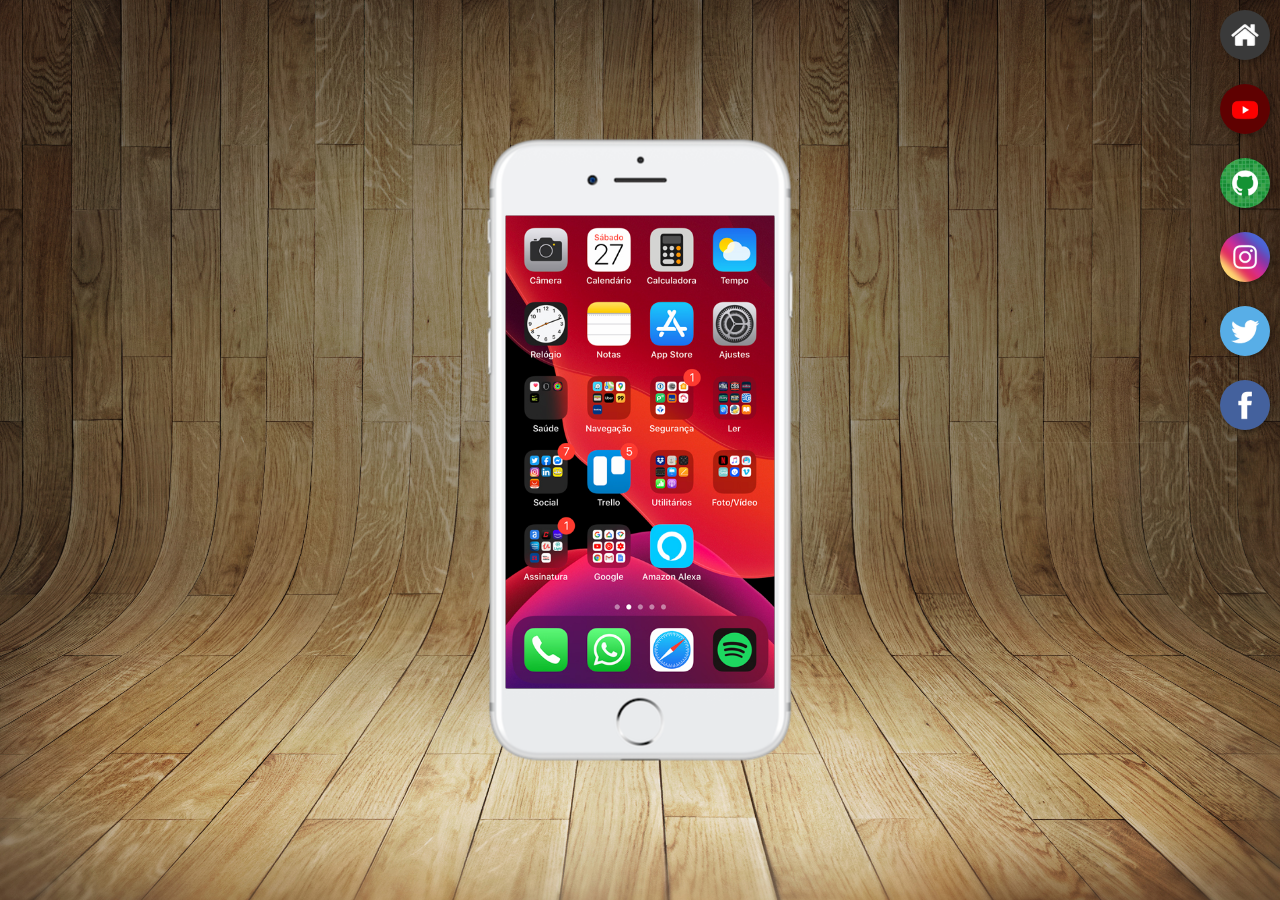
<file: index.html>
<!DOCTYPE html>
<html lang="pt-br">
<head>
    <meta charset="UTF-8">
    <meta http-equiv="X-UA-Compatible" content="IE=edge">
    <meta name="viewport" content="width=device-width, initial-scale=1.0">
    <link rel="shortcut icon" href="favicon.ico" type="image/x-icon">
    <title>Projeto Redes Sociais</title>
    <link rel="stylesheet" href="estilos/style.css">
</head>
<body>
    <main>
        <section id="tel">
            <iframe src="home.html" name="tela" id="tela" frameborder="0">
                Seu navegador não é compativel com isso.
            </iframe>        
        </section>
        <section id="redes">
            <a href="home.html" target="tela"><img src="imagens/logo-home.jpg" alt="home"></a><br>
            <a href="youtube.html" target="tela"><img src="imagens/logo-youtube.jpg" alt="YouTube"></a><br>
            <a href="github.html" target="tela"><img src="imagens/logo-github.jpg" alt="GitHub"></a><br>
            <a href="instagram.html" target="tela"><img src="imagens/logo-instagram.jpg" alt="Instagram"></a><br>
            <a href="twitter.html" target="tela"><img src="imagens/logo-twitter.jpg" alt="Twitter"></a><br>
            <a href="facebook.html" target="tela"><img src="imagens/logo-facebook.jpg" alt="Facebook"></a>


        </section>
    </main>
</body>
</html>
</file>
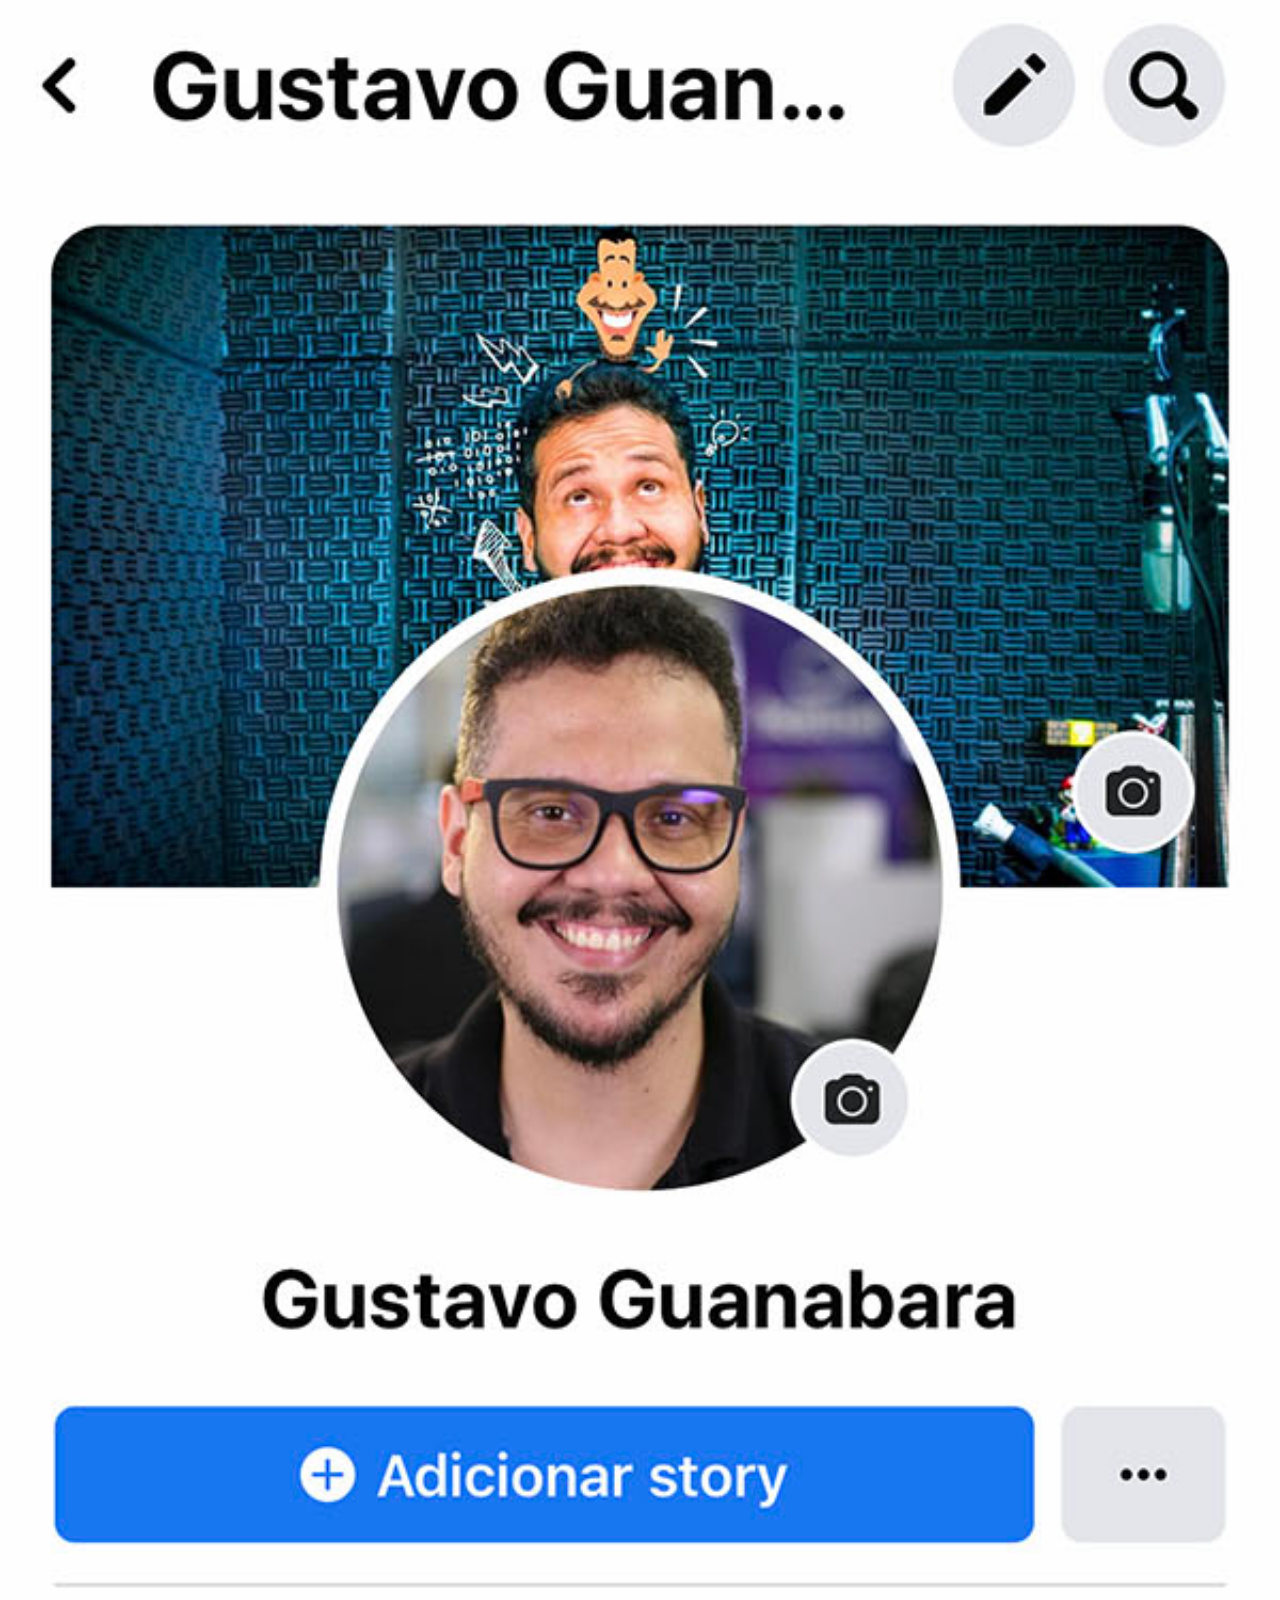
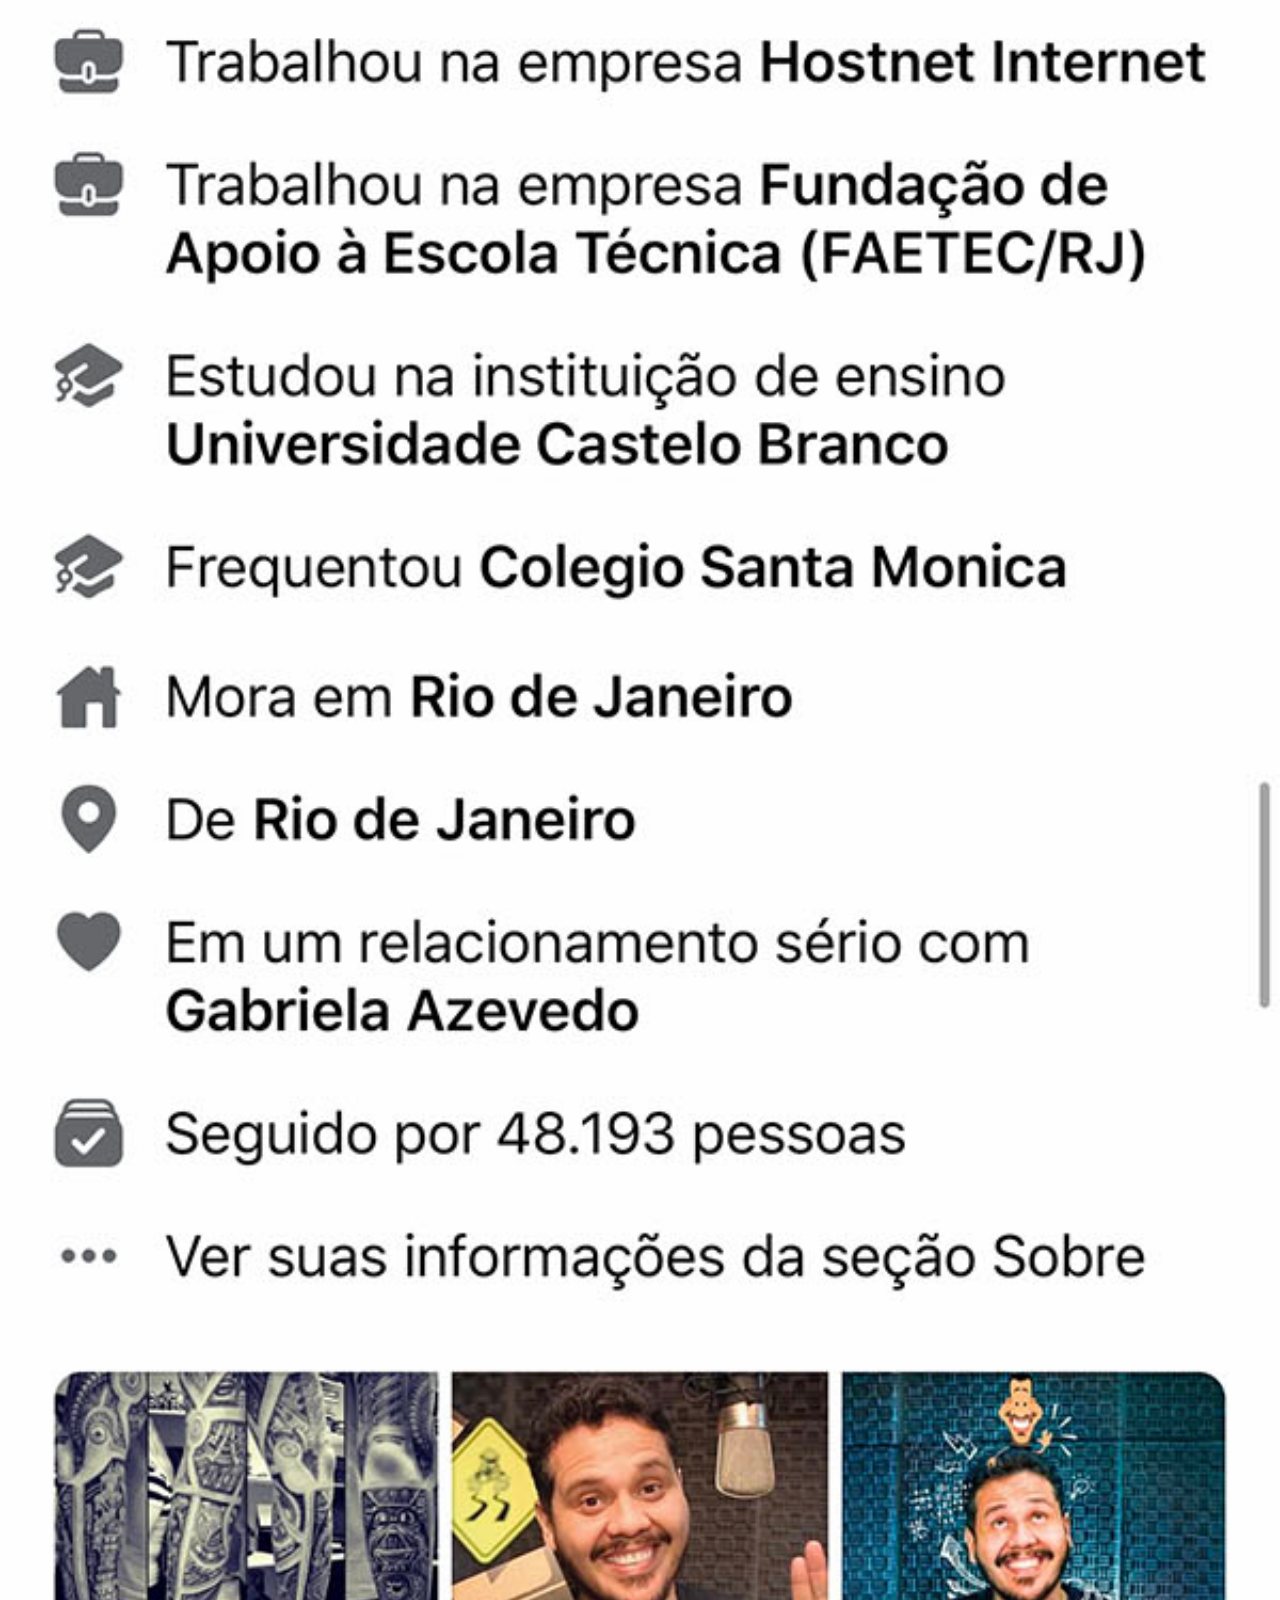
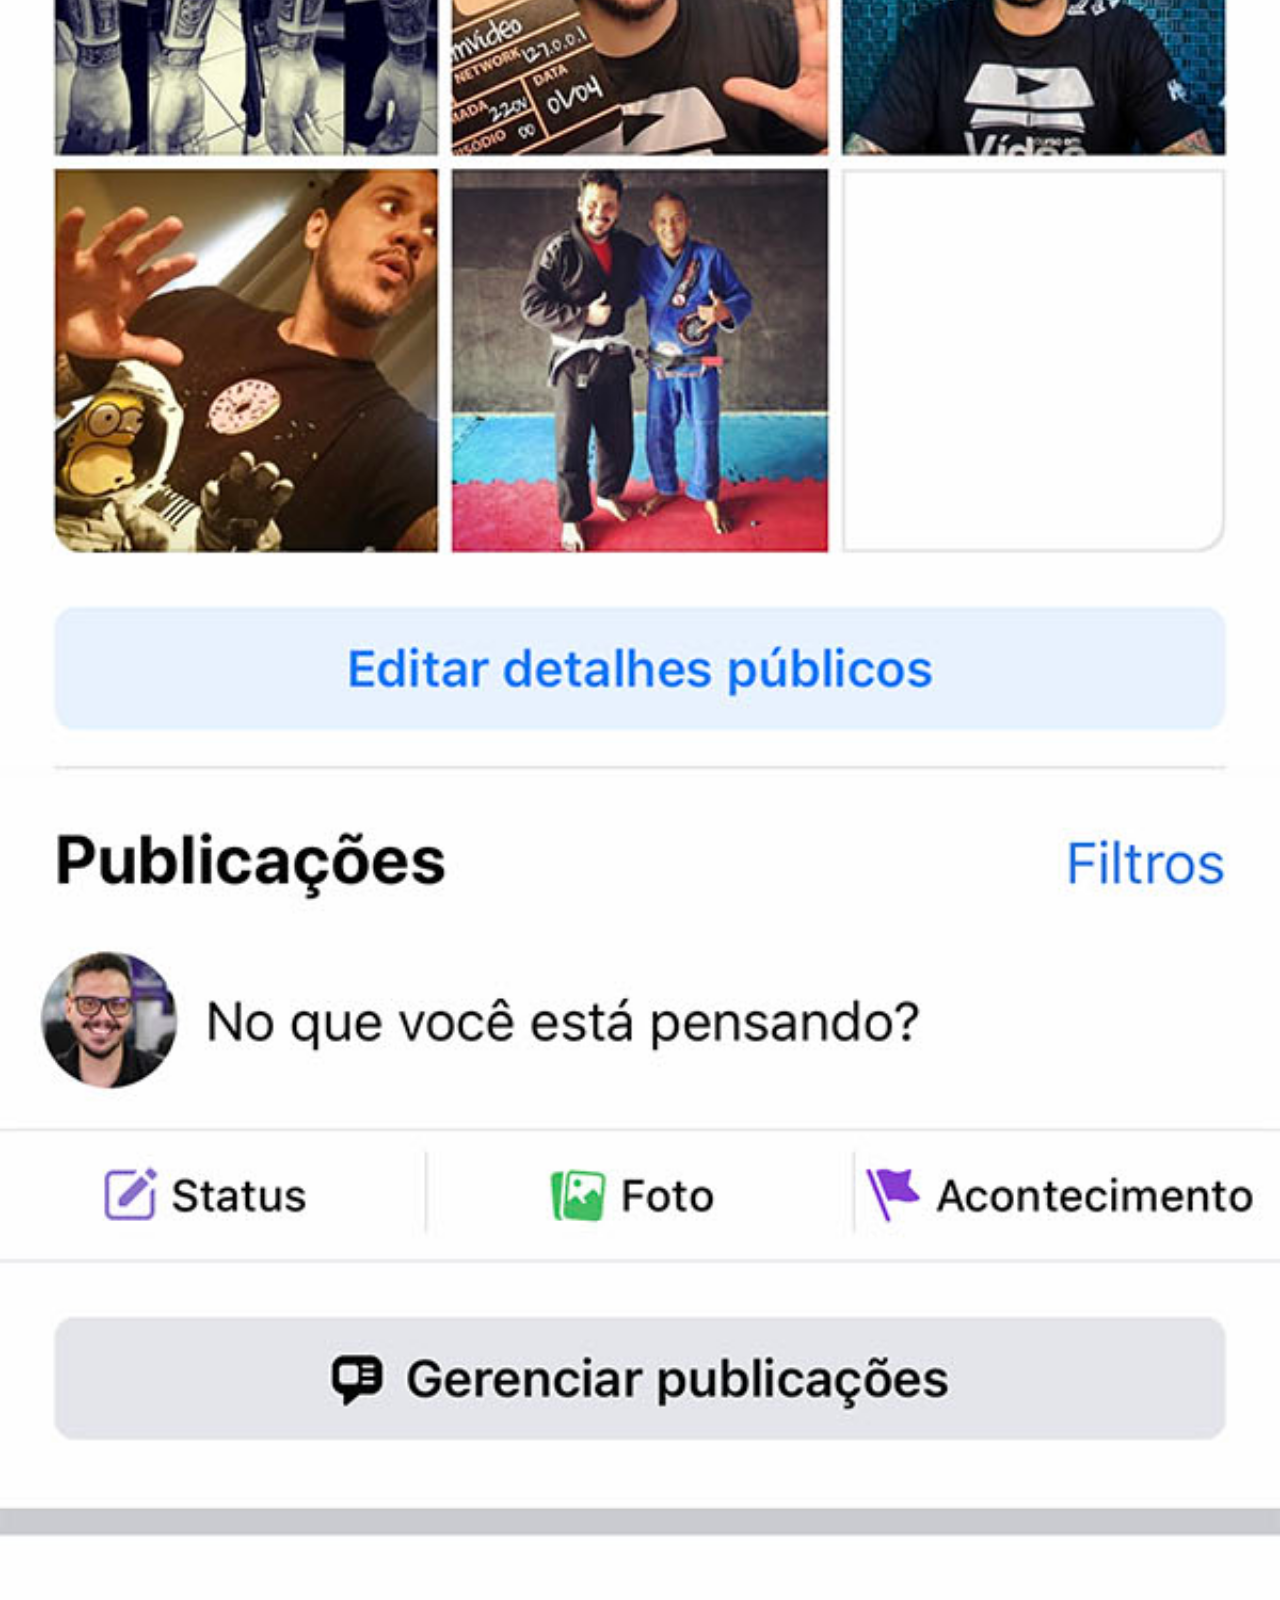
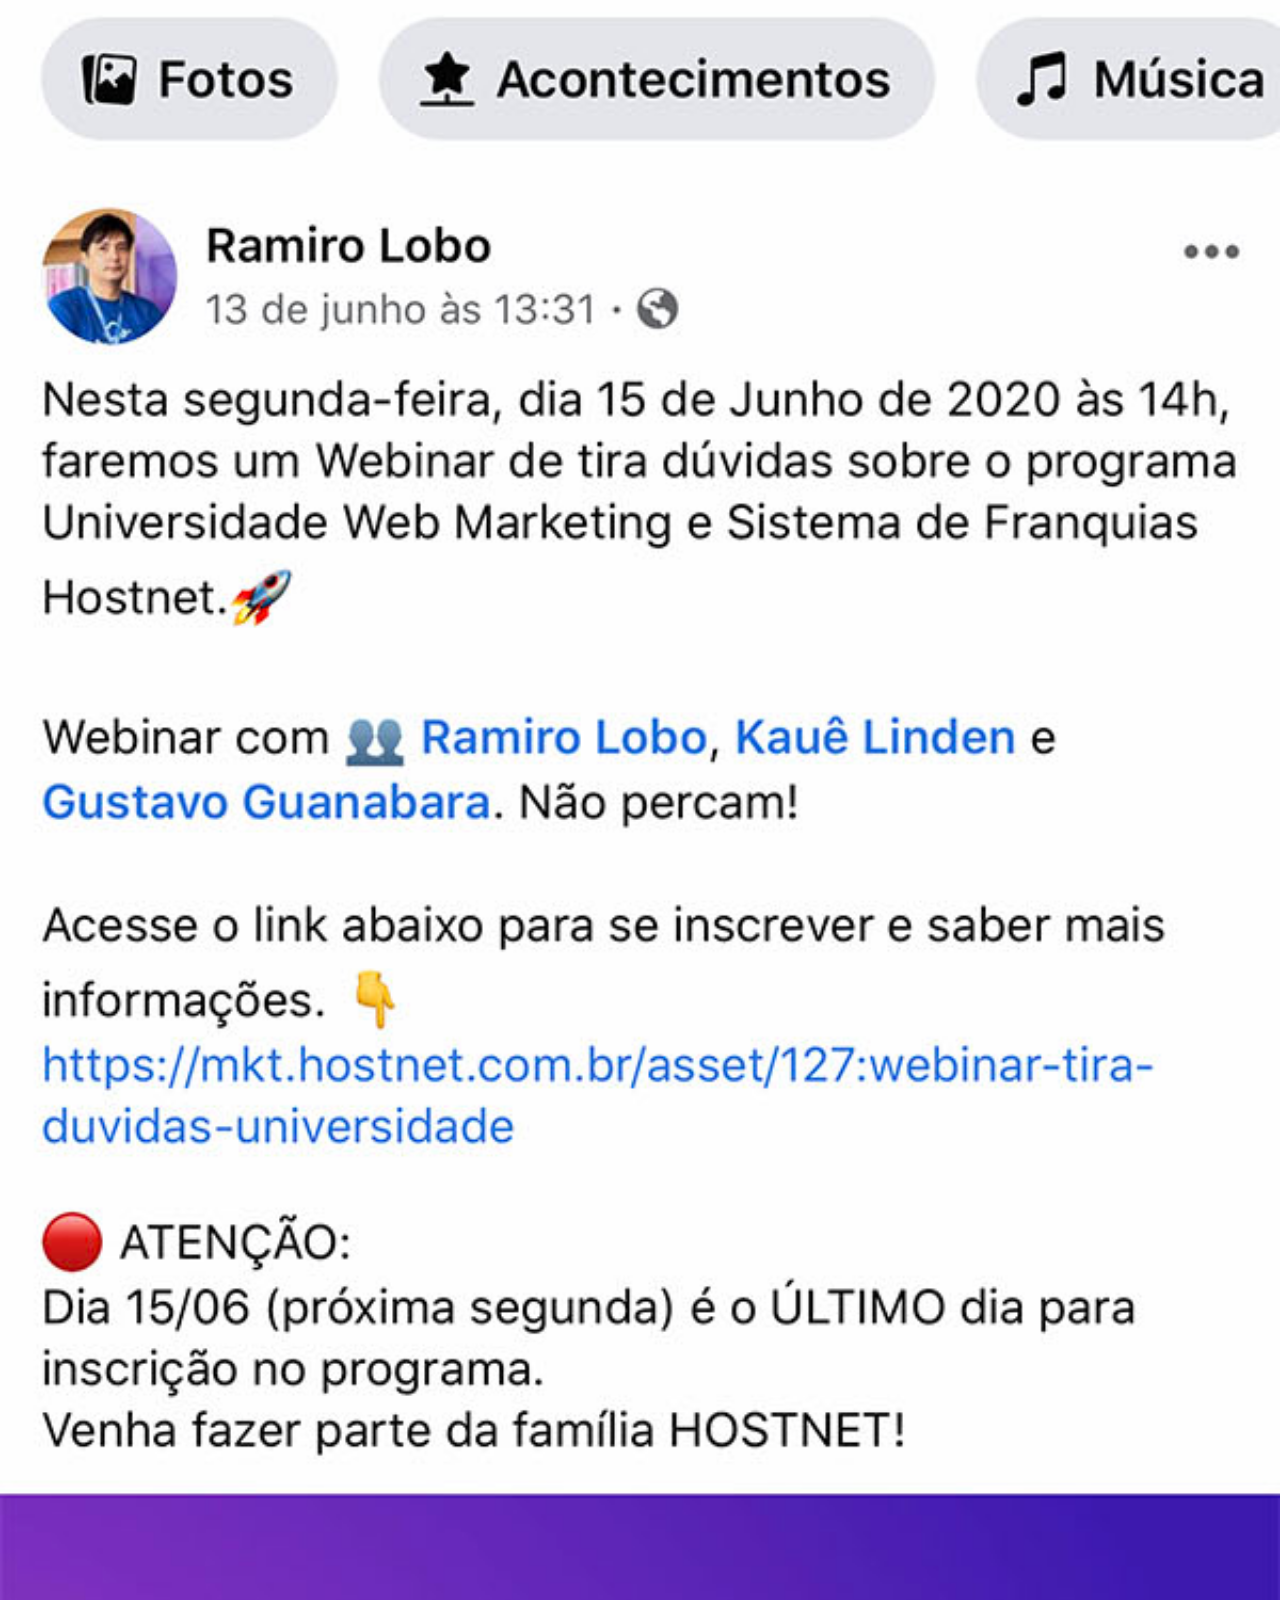
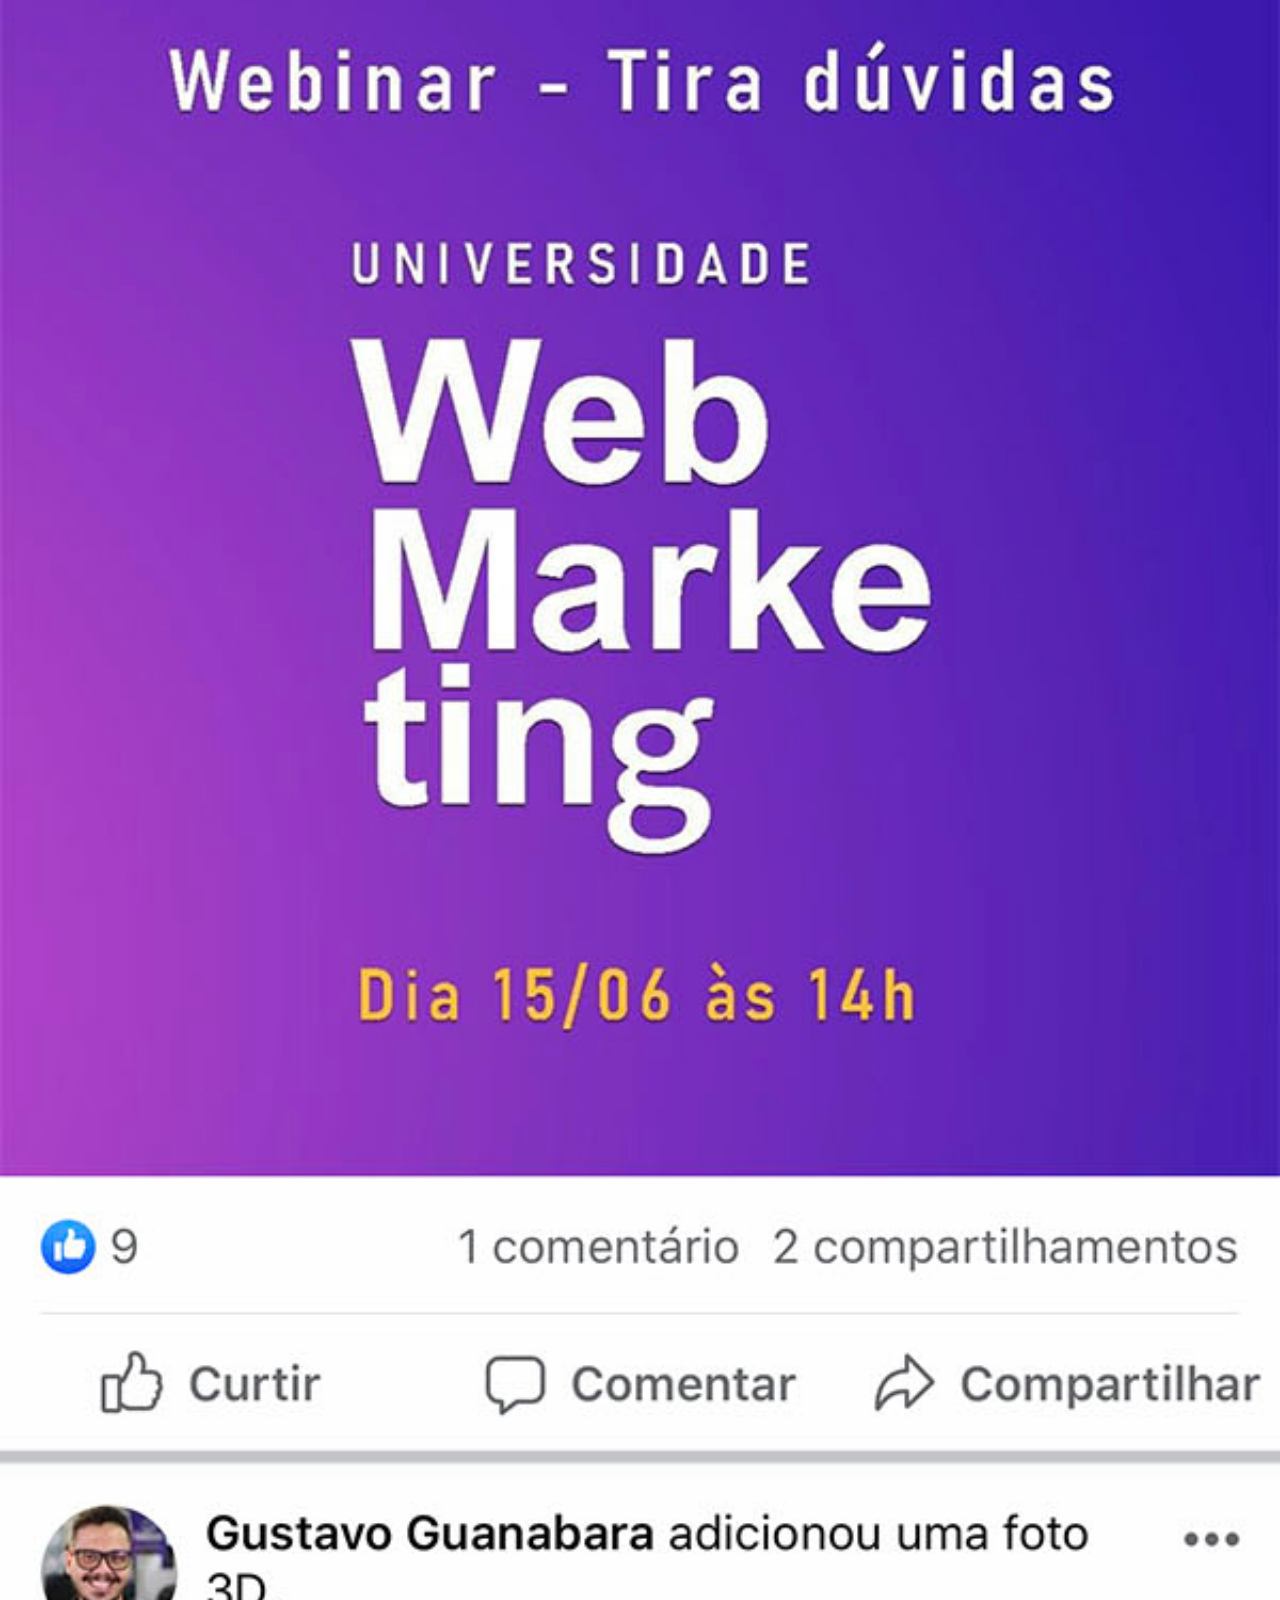
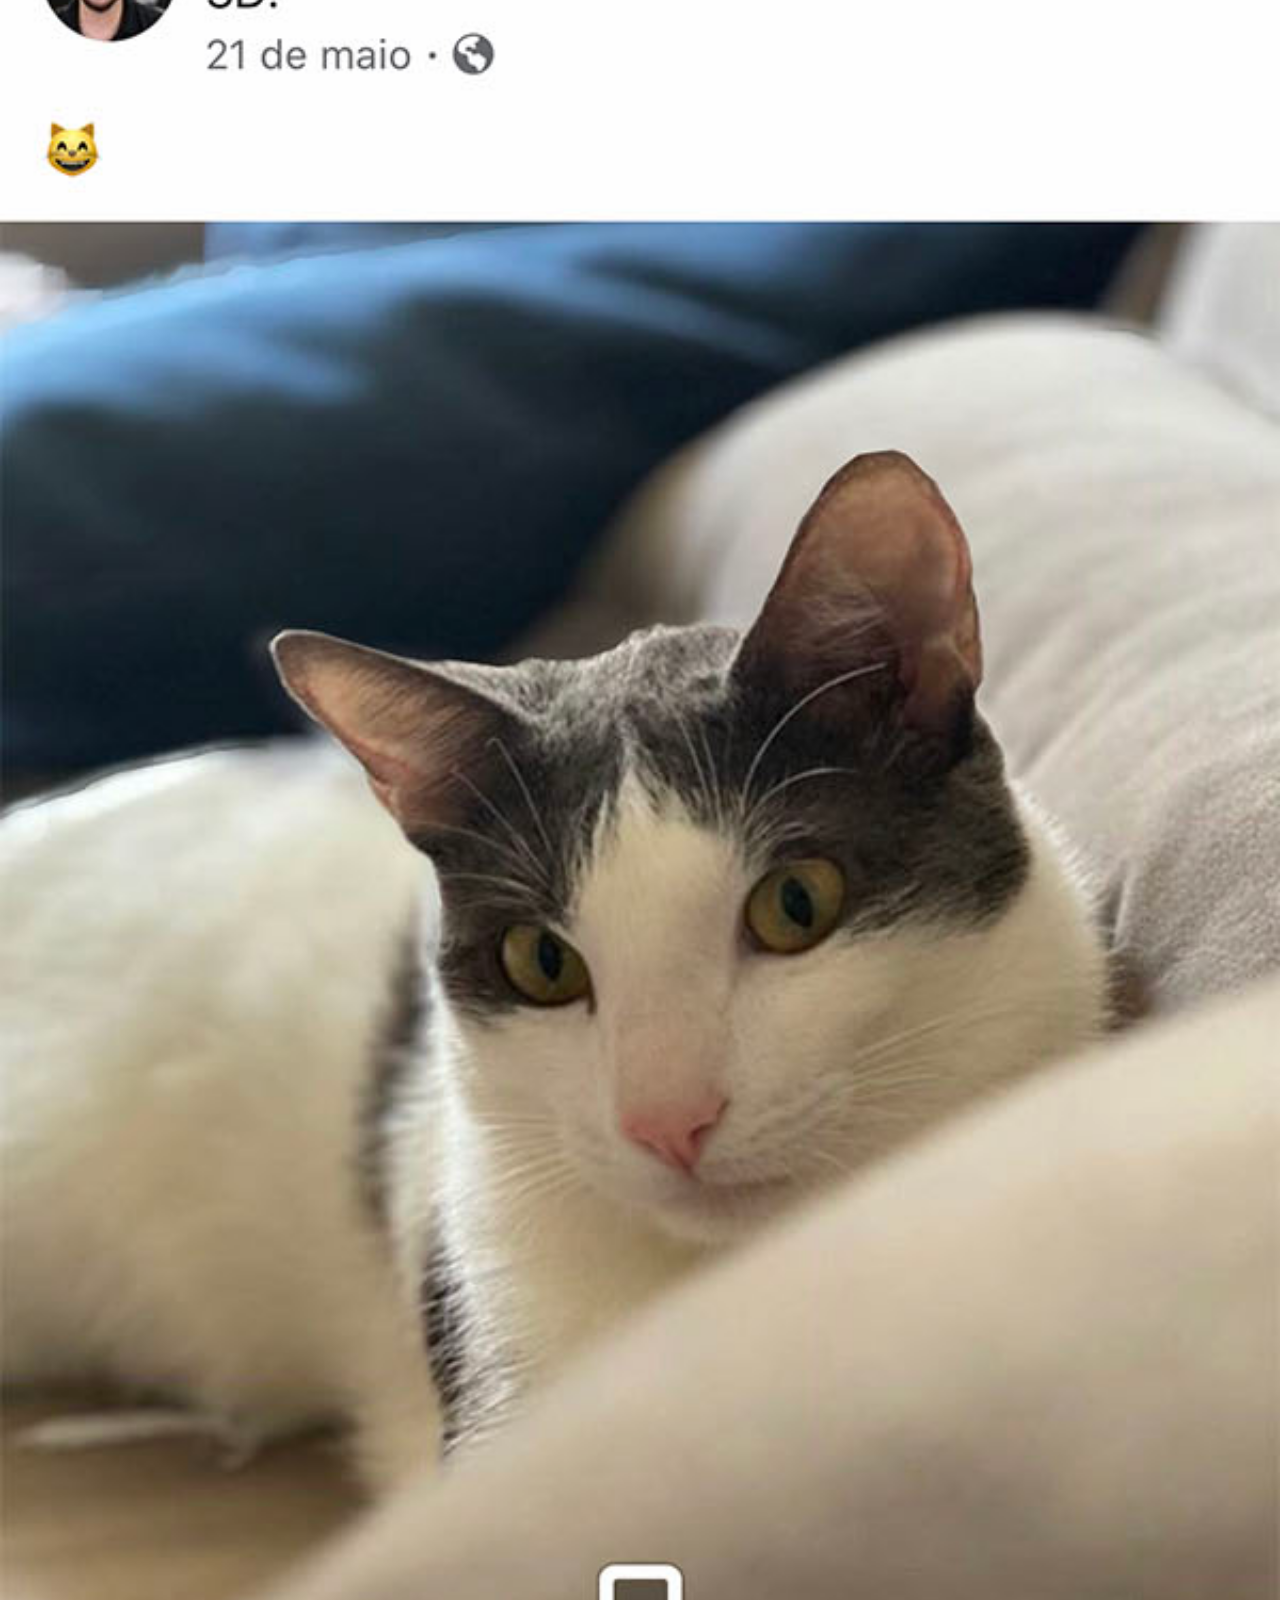
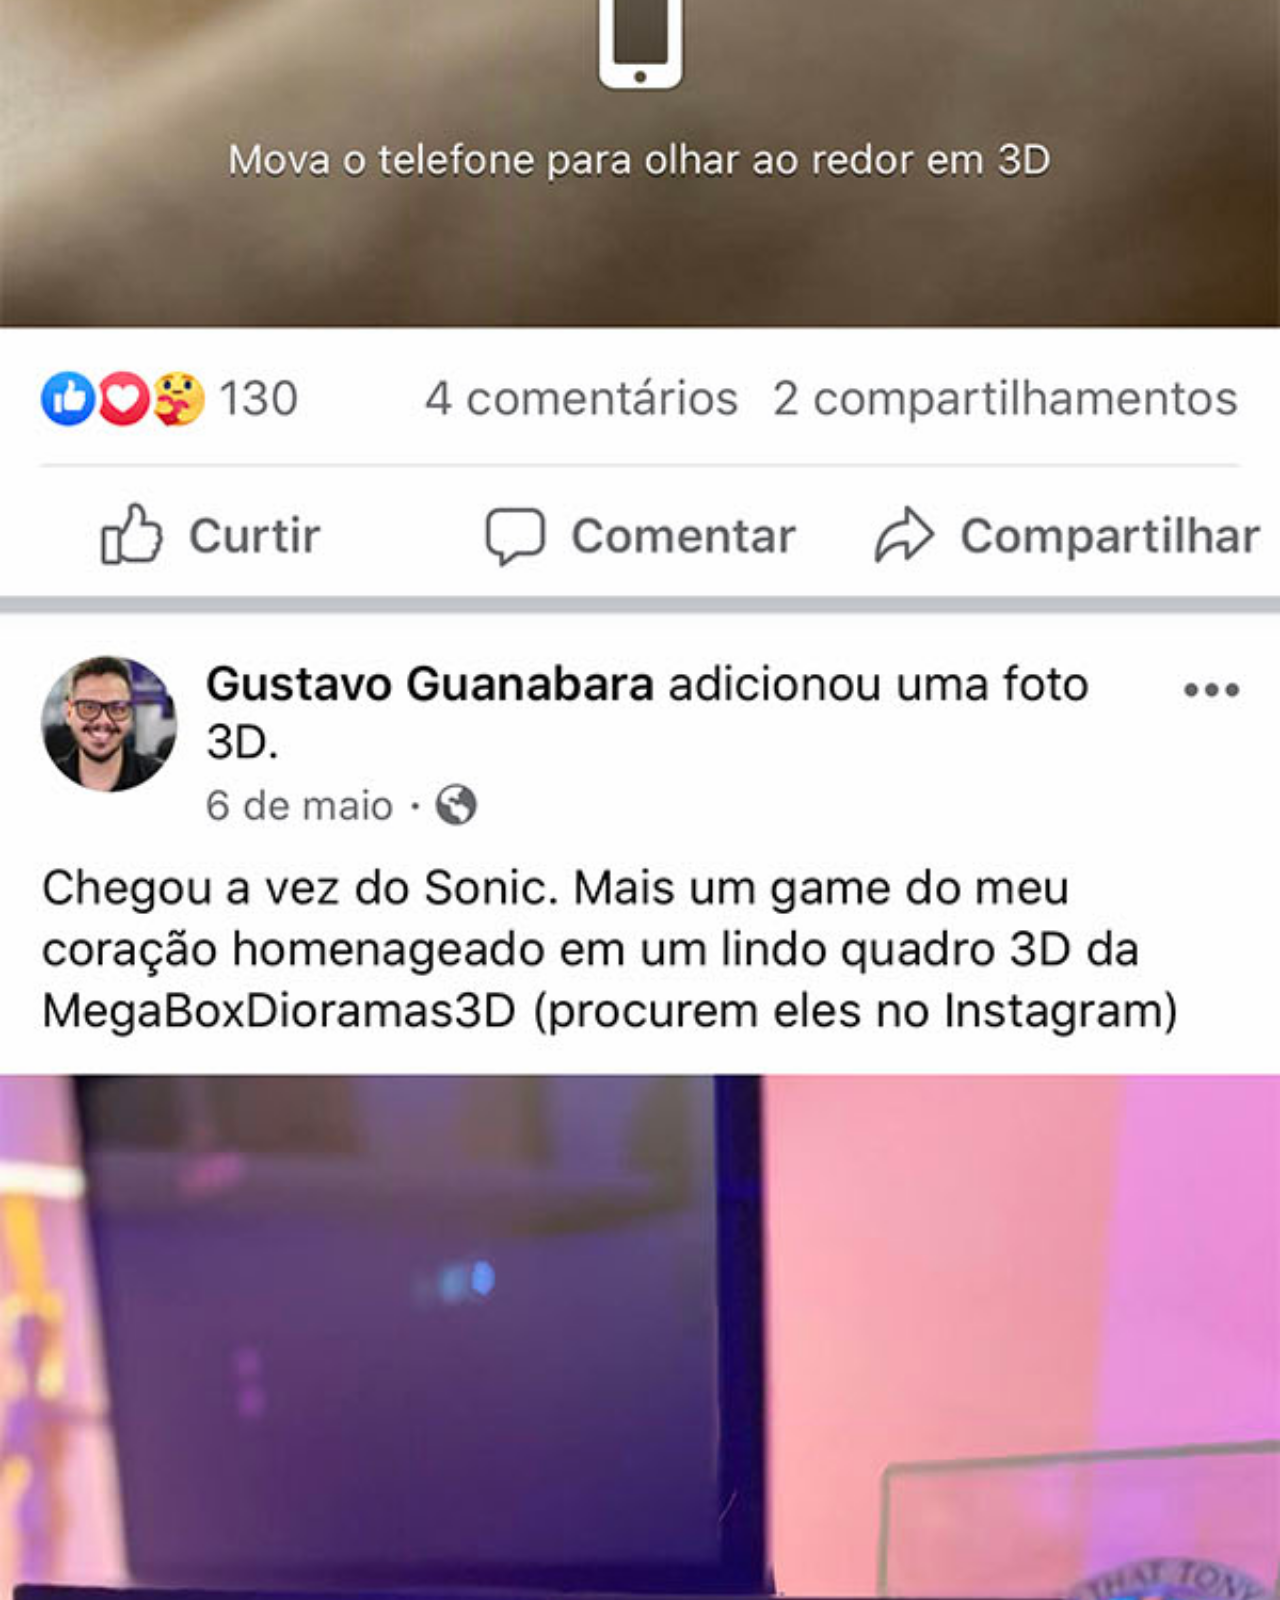
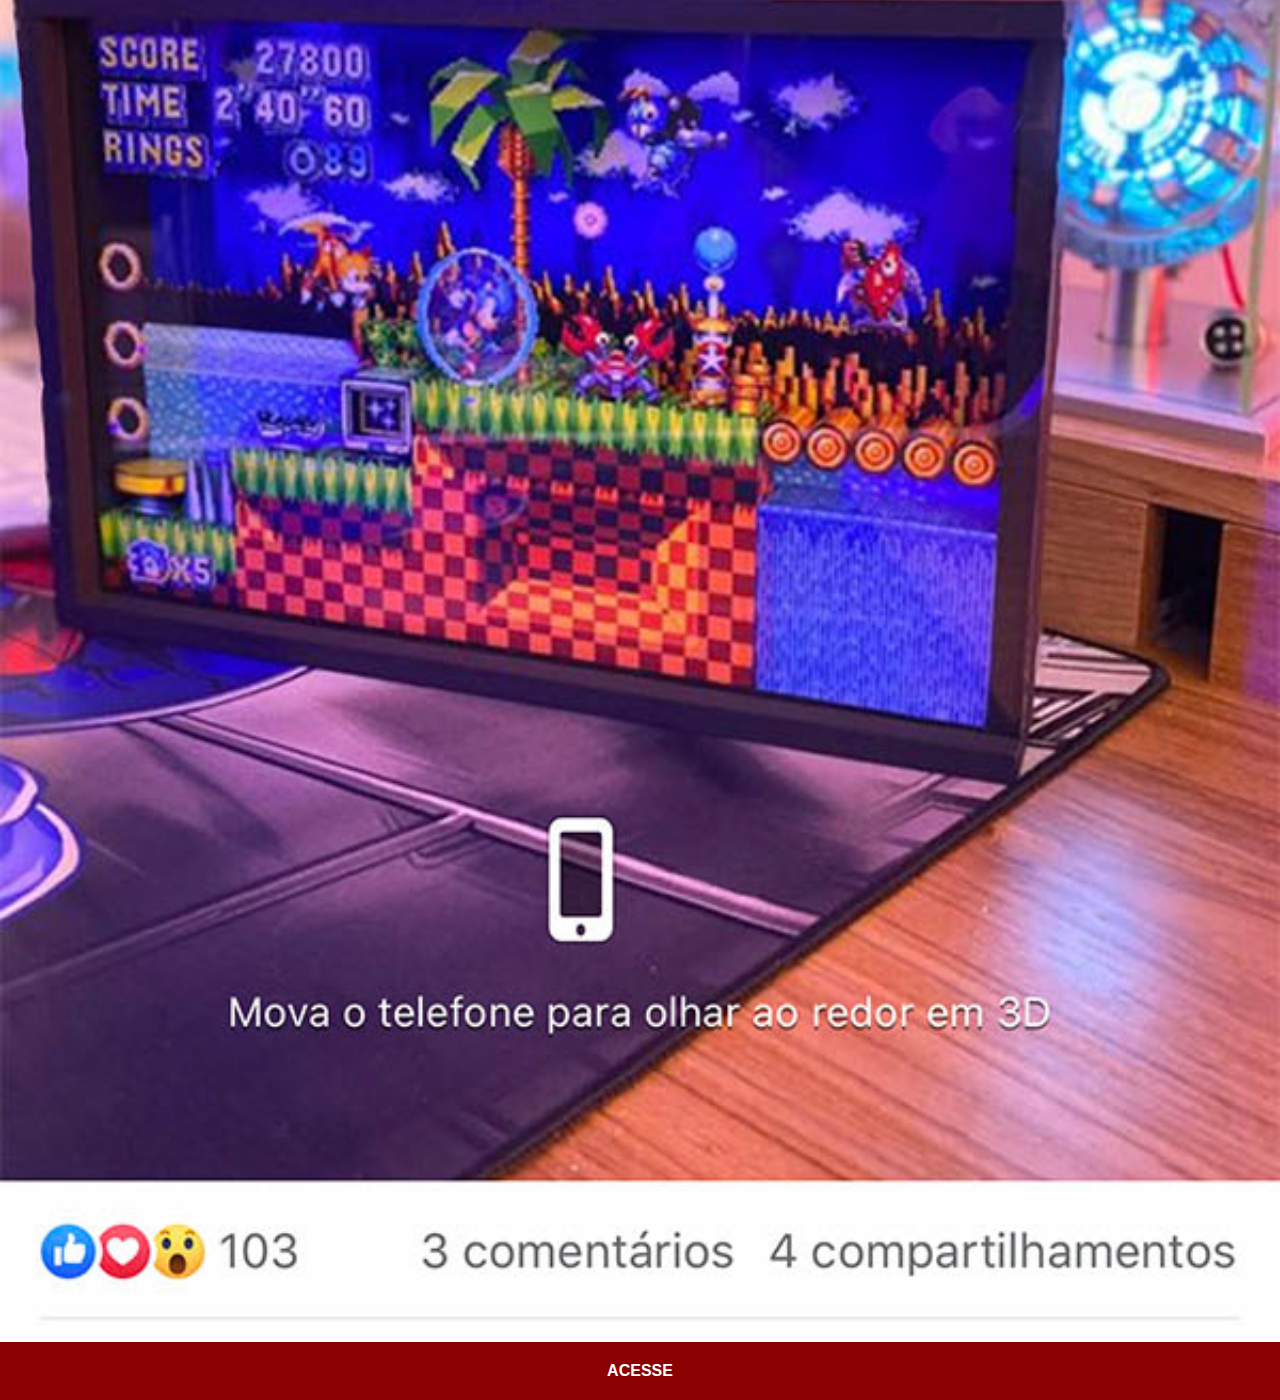
<file: facebook.html>
<!DOCTYPE html>
<html lang="pt-br">
<head>
    <meta charset="UTF-8">
    <meta http-equiv="X-UA-Compatible" content="IE=edge">
    <meta name="viewport" content="width=device-width, initial-scale=1.0">
    <title>Facebook</title>
    <link rel="stylesheet" href="estilos/social.css">
</head>
<body>
    <img src="imagens/tela-facebook.jpg" alt="GitHub">
    <a href="https://facebook.com/gustavoguanabara/" target="_blank">ACESSE</a>
</body>
</html>
</file>
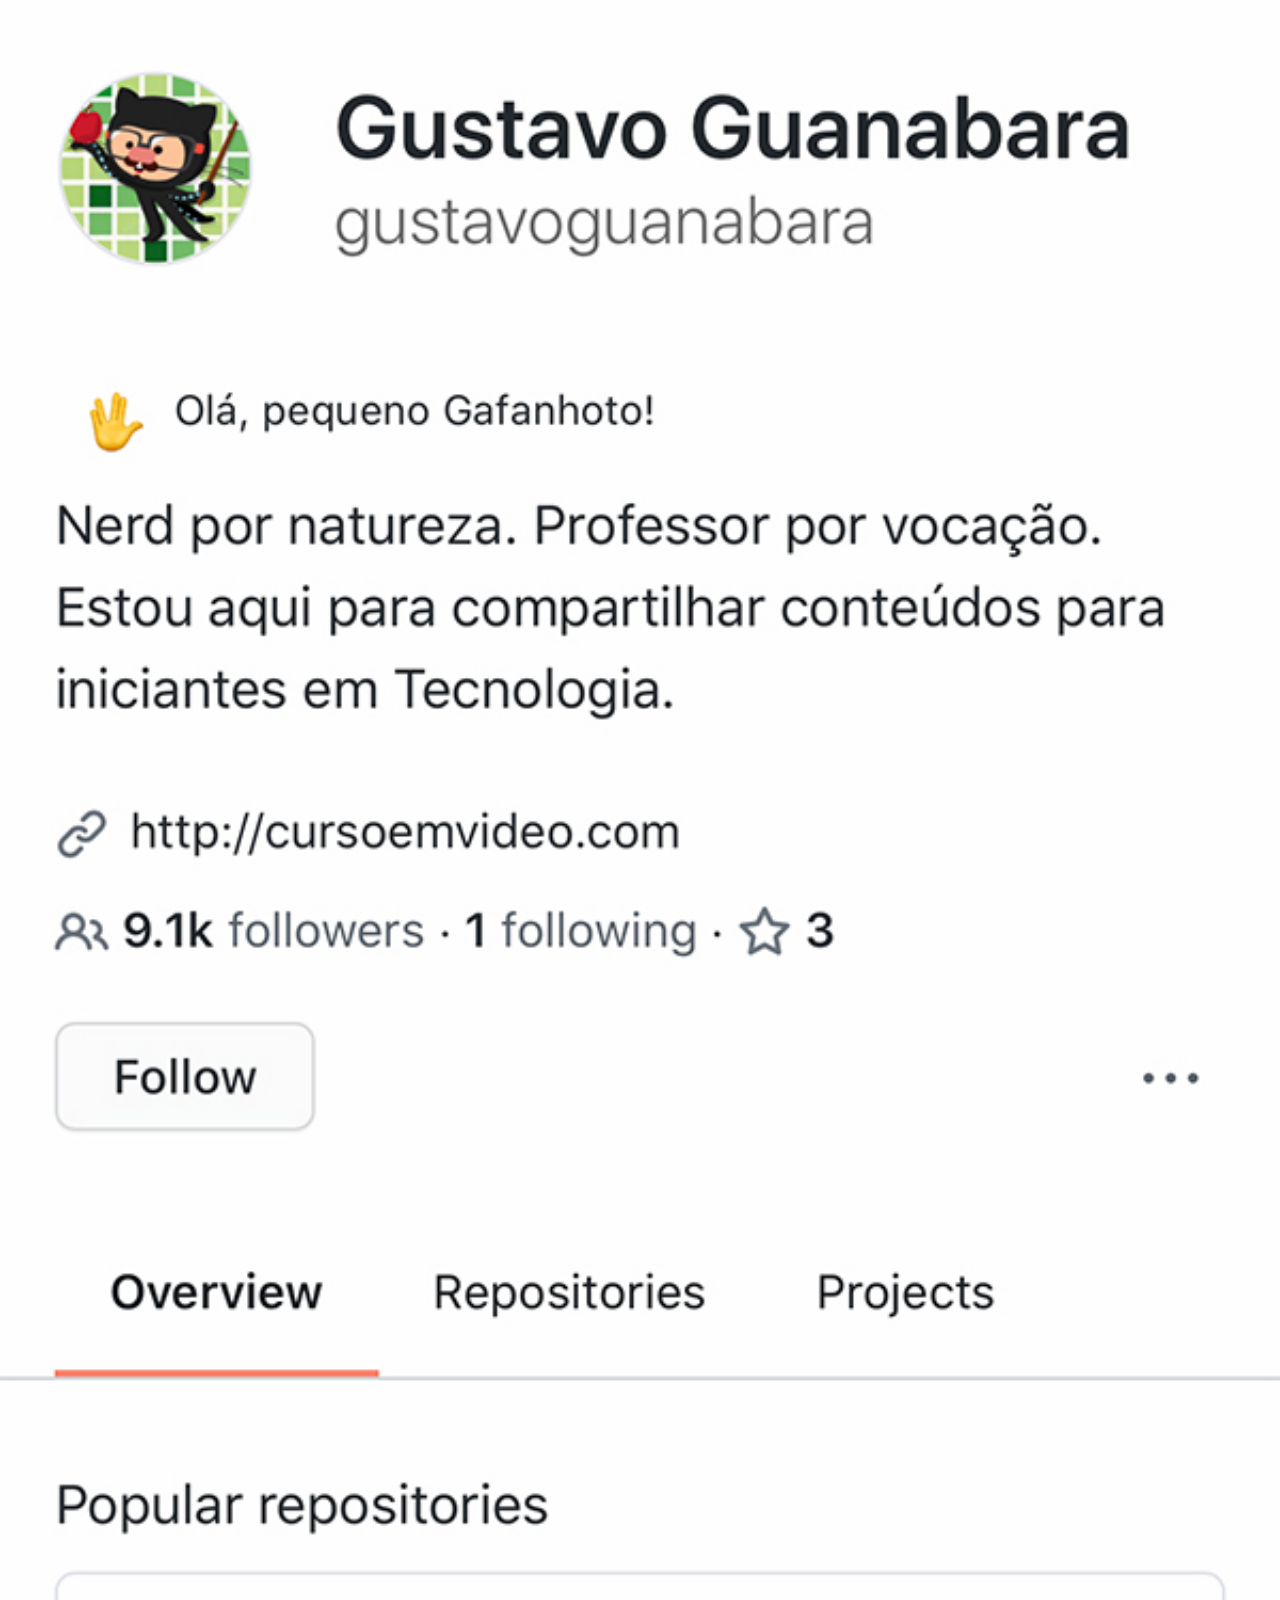
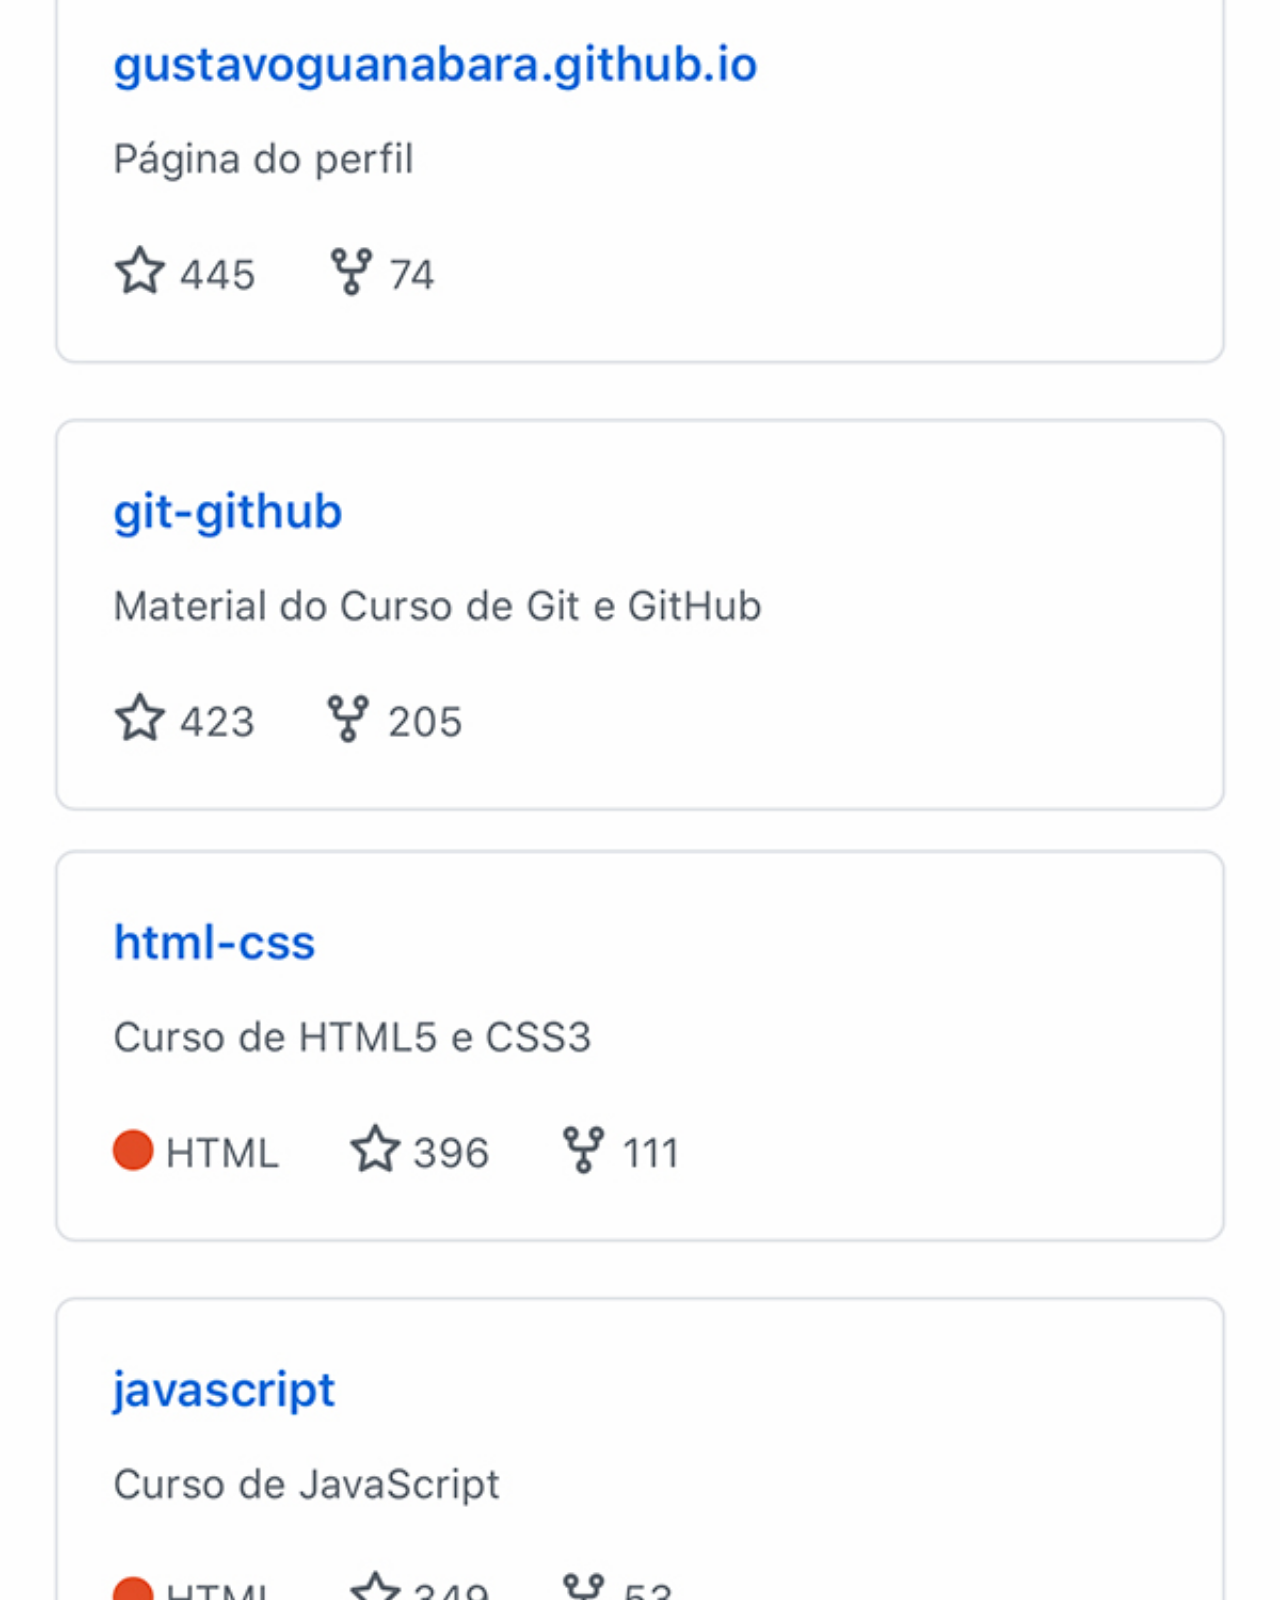
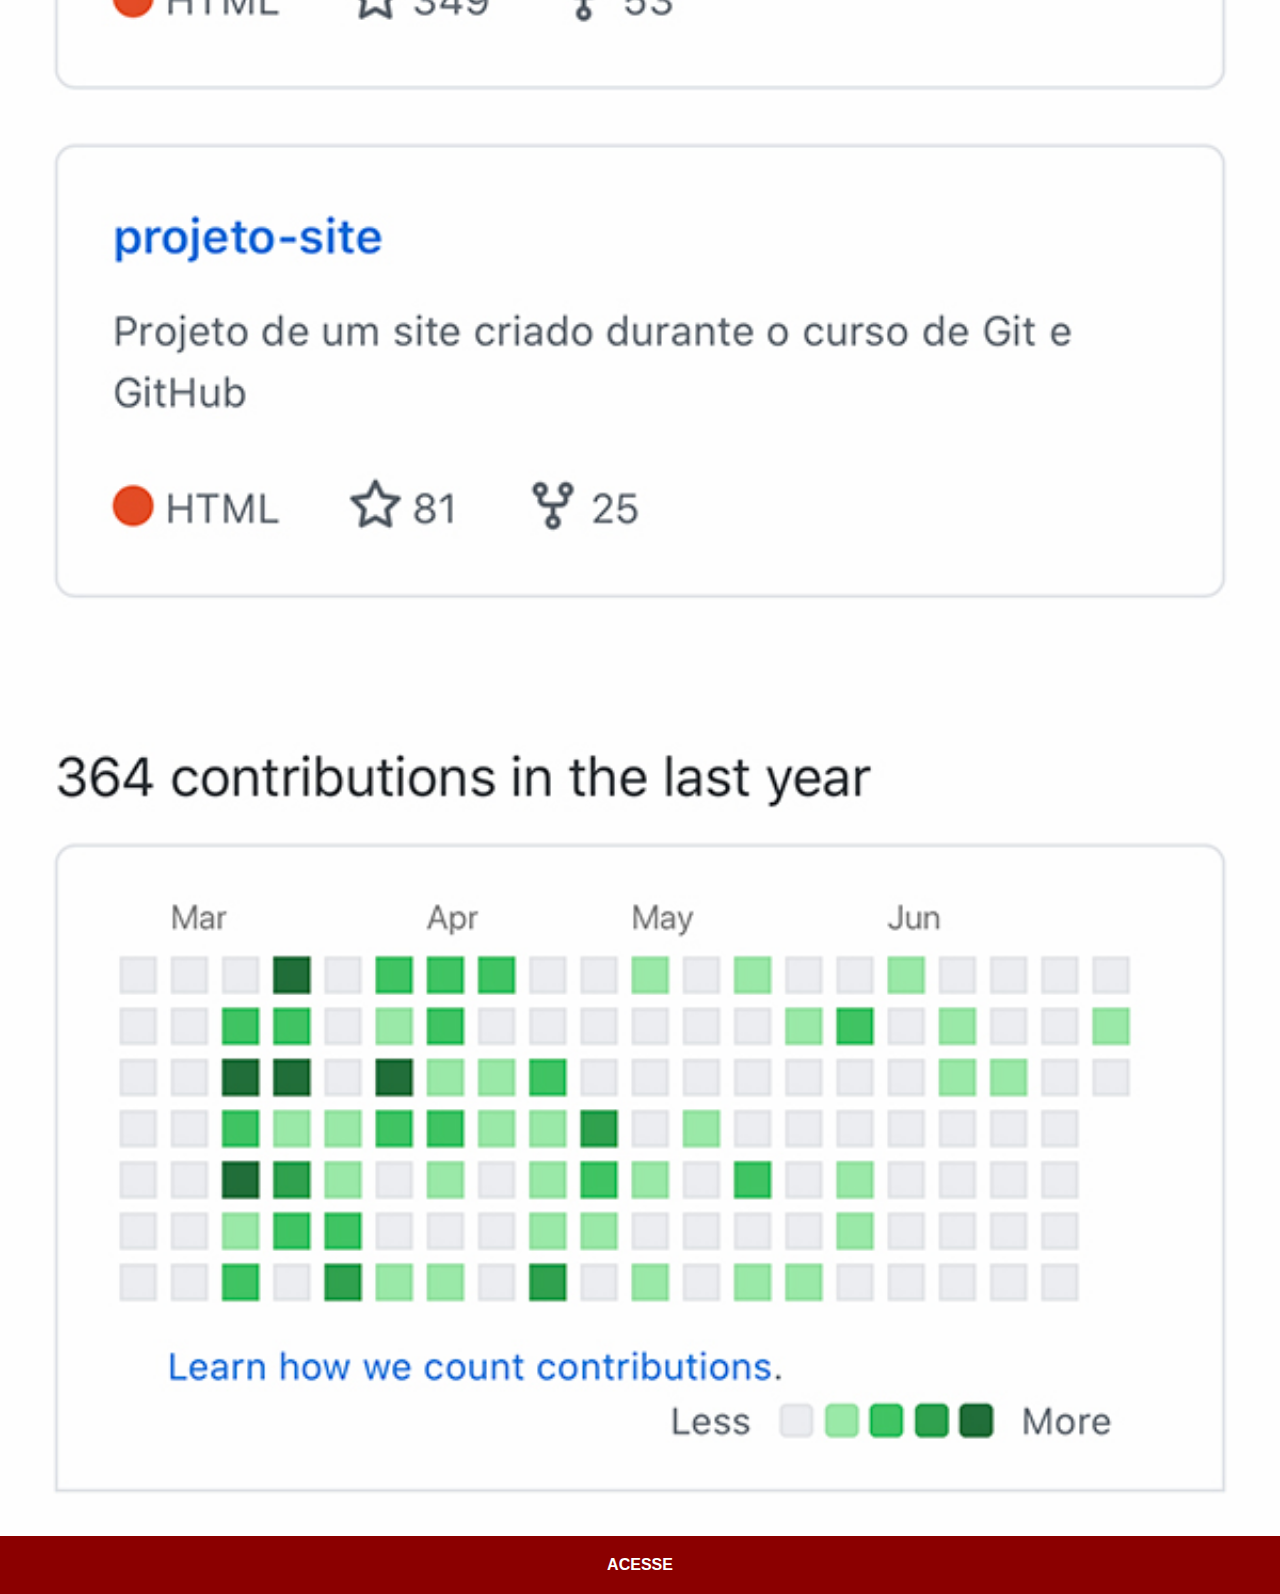
<file: github.html>
<!DOCTYPE html>
<html lang="pt-br">
<head>
    <meta charset="UTF-8">
    <meta http-equiv="X-UA-Compatible" content="IE=edge">
    <meta name="viewport" content="width=device-width, initial-scale=1.0">
    <title>GitHub</title>
    <link rel="stylesheet" href="estilos/social.css">
</head>
<body>
    <img src="imagens/tela-github.jpg" alt="GitHub">
    <a href="https://gustavoguanabara.github.io/" target="_blank">ACESSE</a>
</body>
</html>
</file>
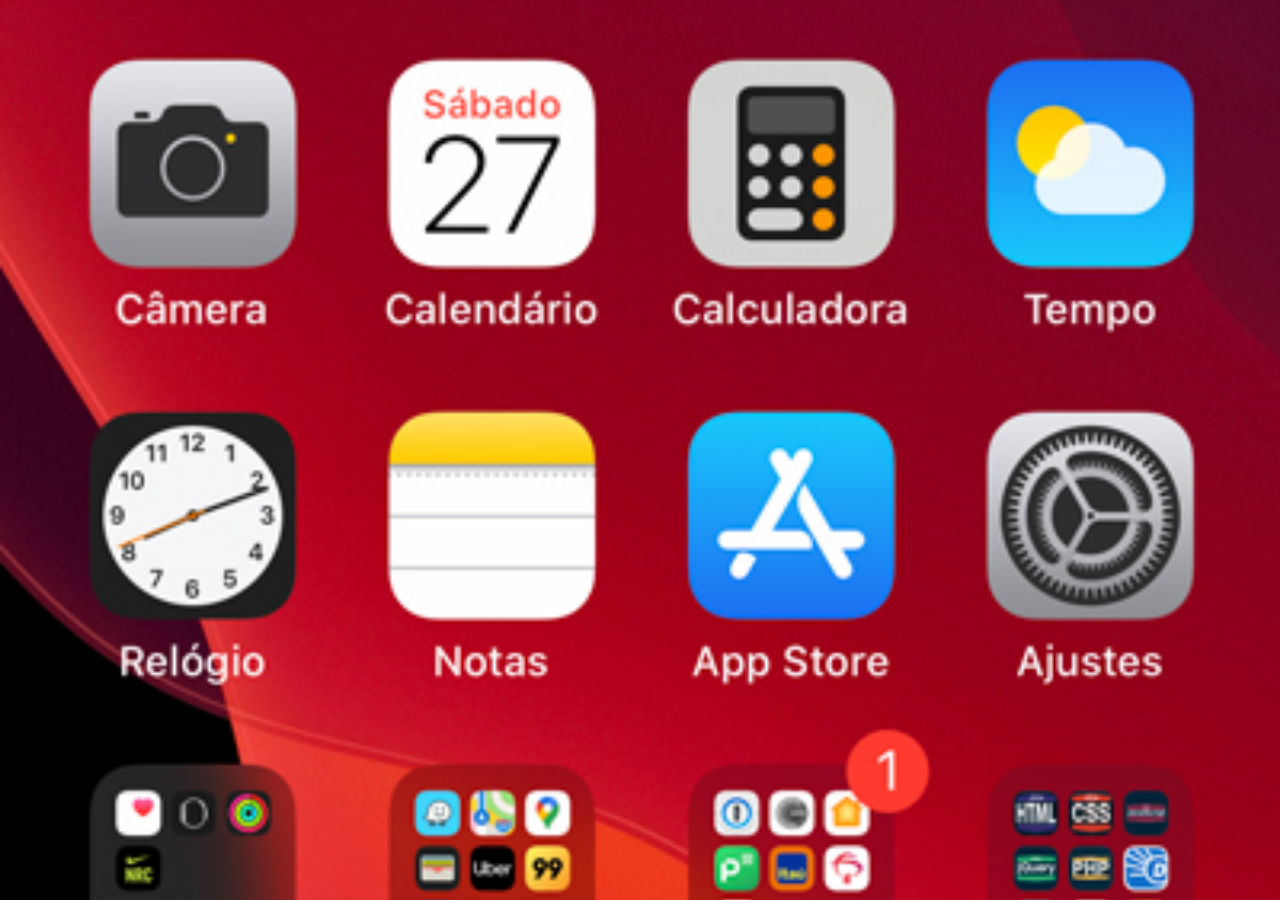
<file: home.html>
<!DOCTYPE html>
<html lang="pt-br">
<head>
    <meta charset="UTF-8">
    <meta http-equiv="X-UA-Compatible" content="IE=edge">
    <meta name="viewport" content="width=device-width, initial-scale=1.0">
    <title>Document</title>
</head>
<style>
    *{
        margin: 0px;
        padding: 0px;
    }
    body{
        width: 100vw;
        height: 100vh;
        background: black url(imagens/tela-home.jpg) no-repeat top center;
        background-size: cover;
    }
</style>
<body>
    
</body>
</html>
</file>
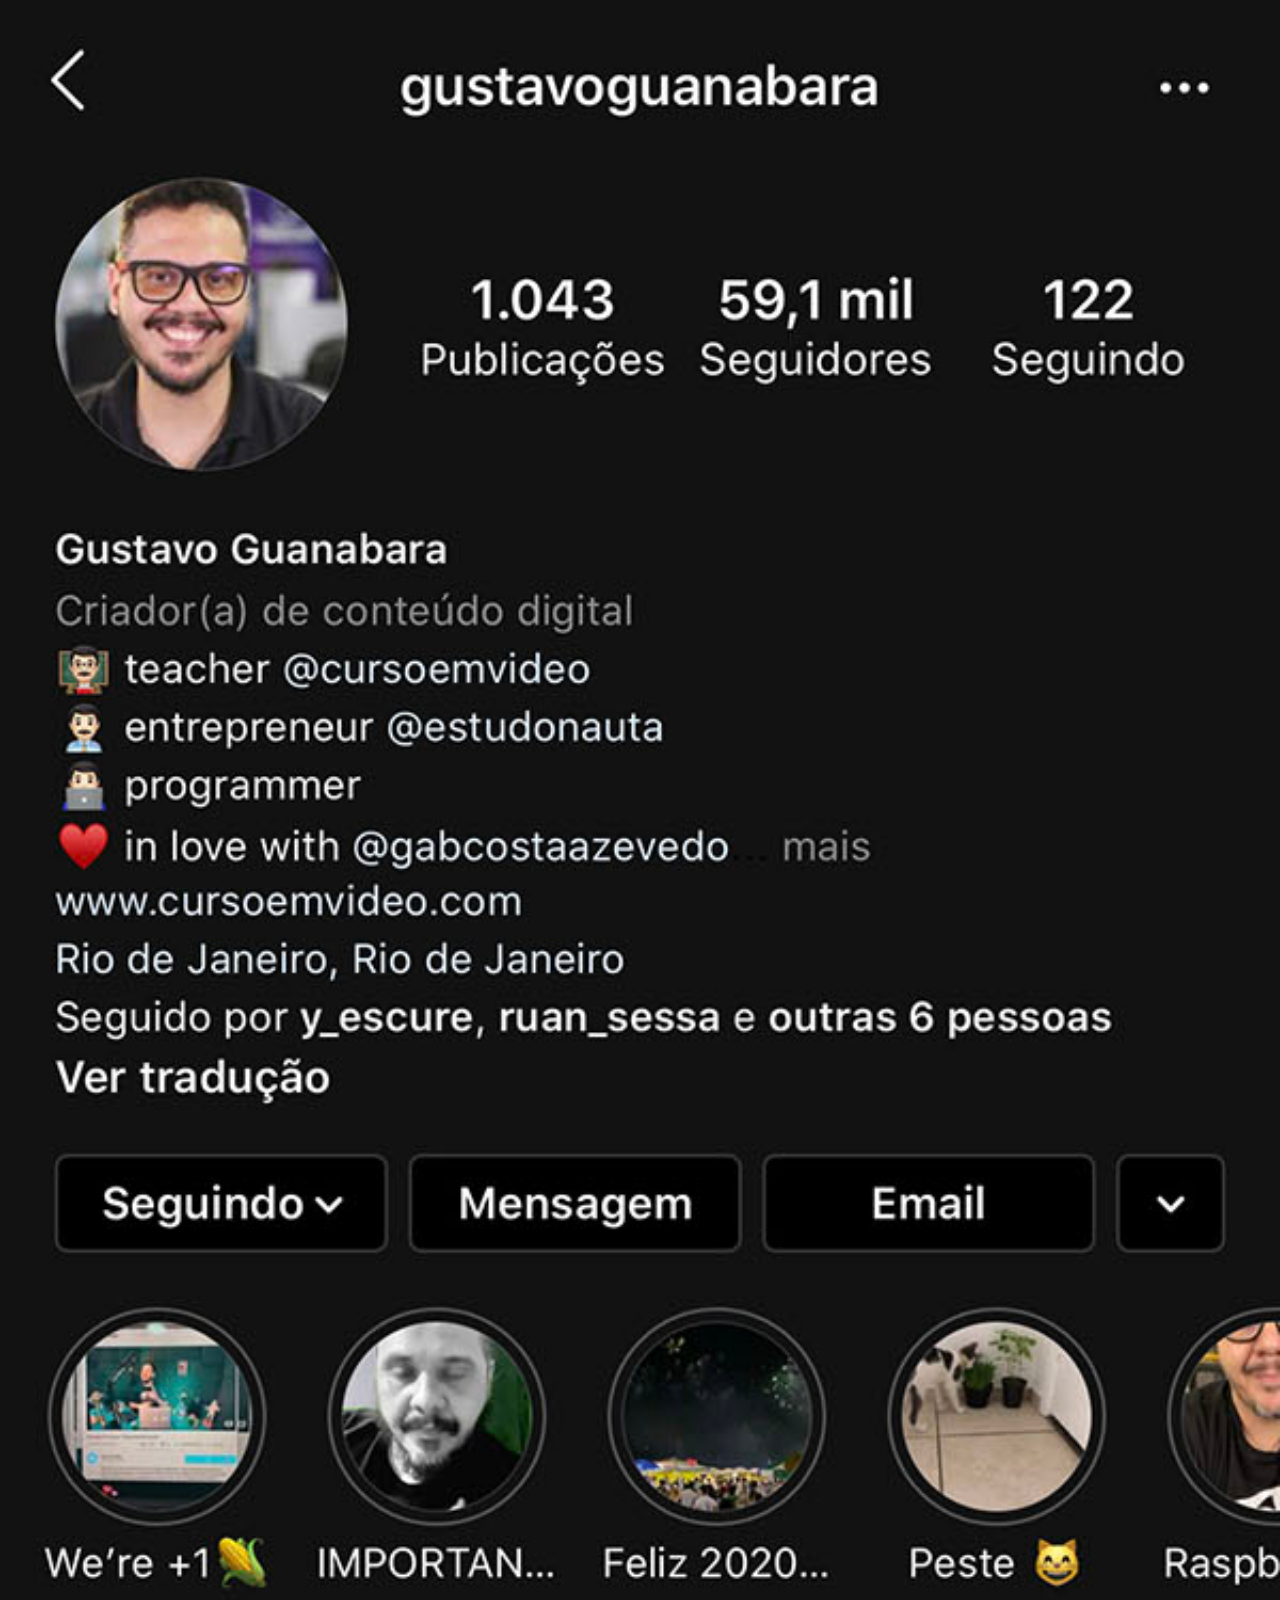
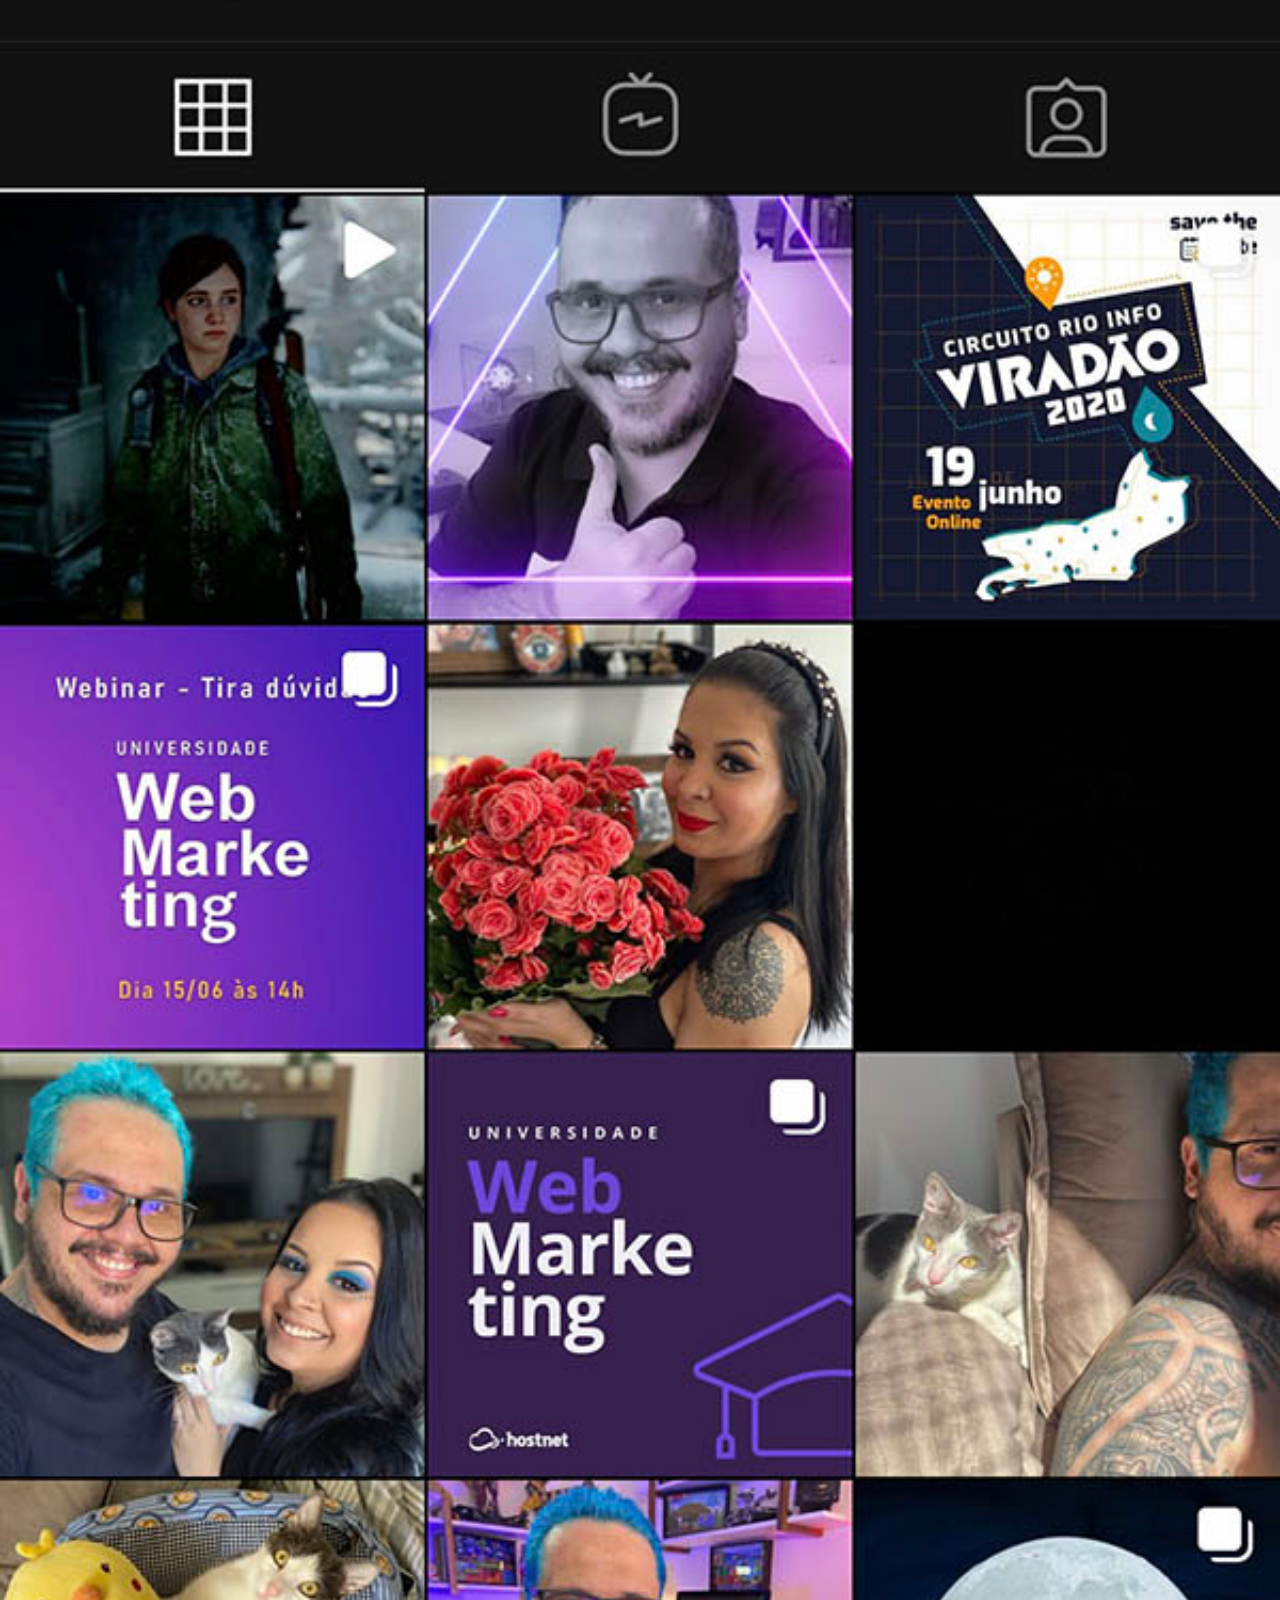
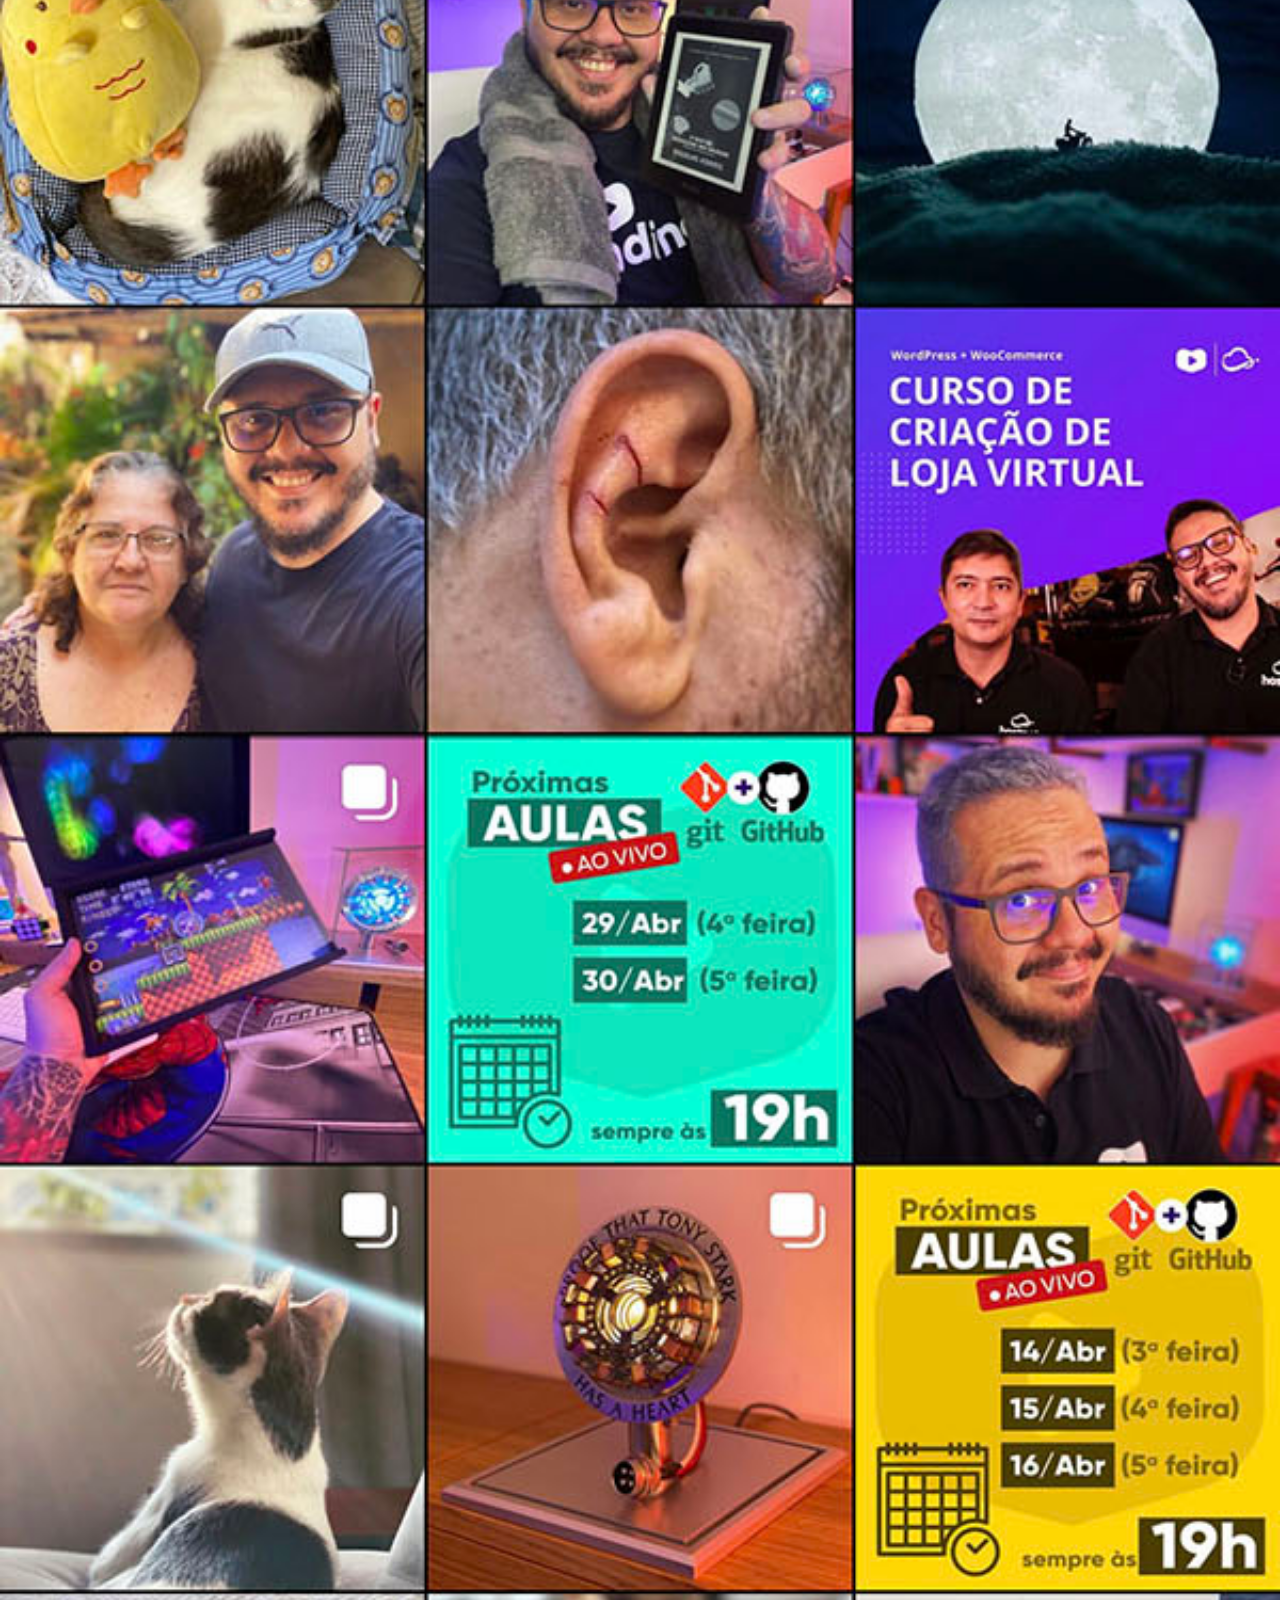
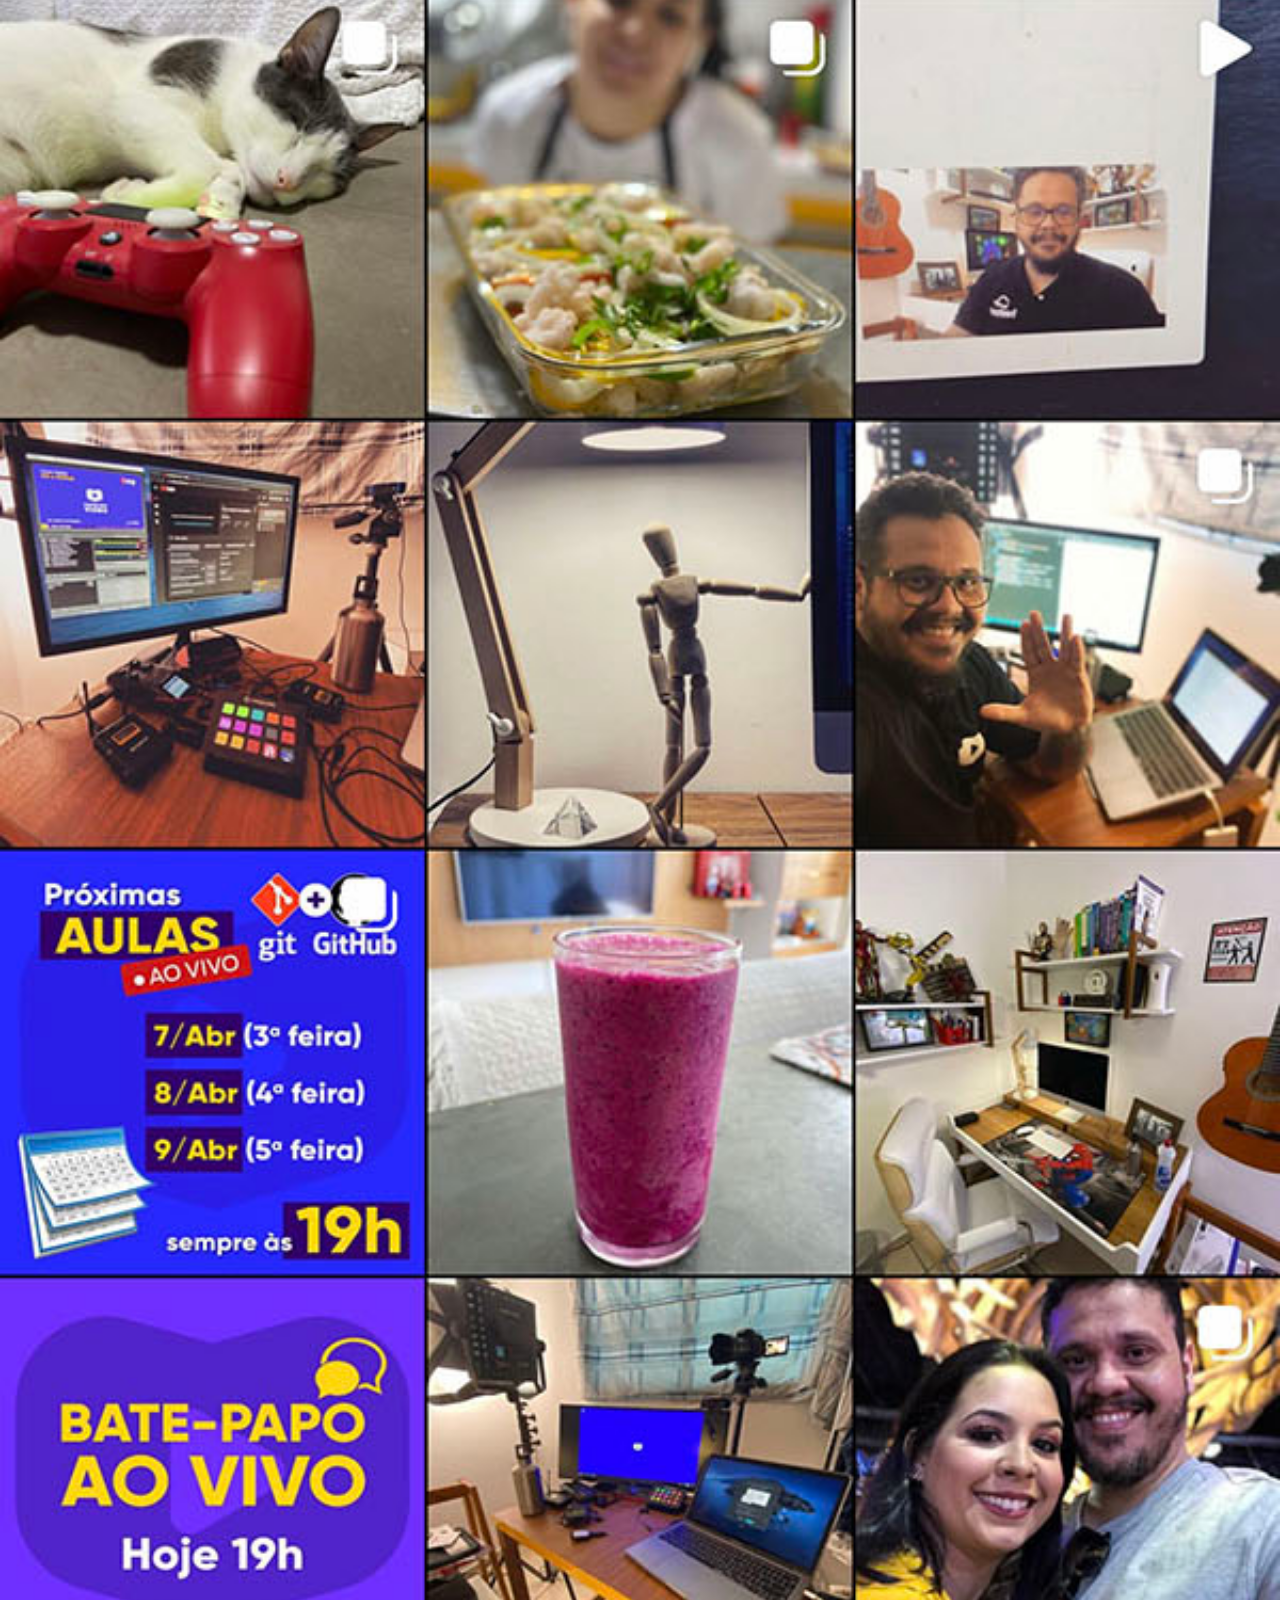
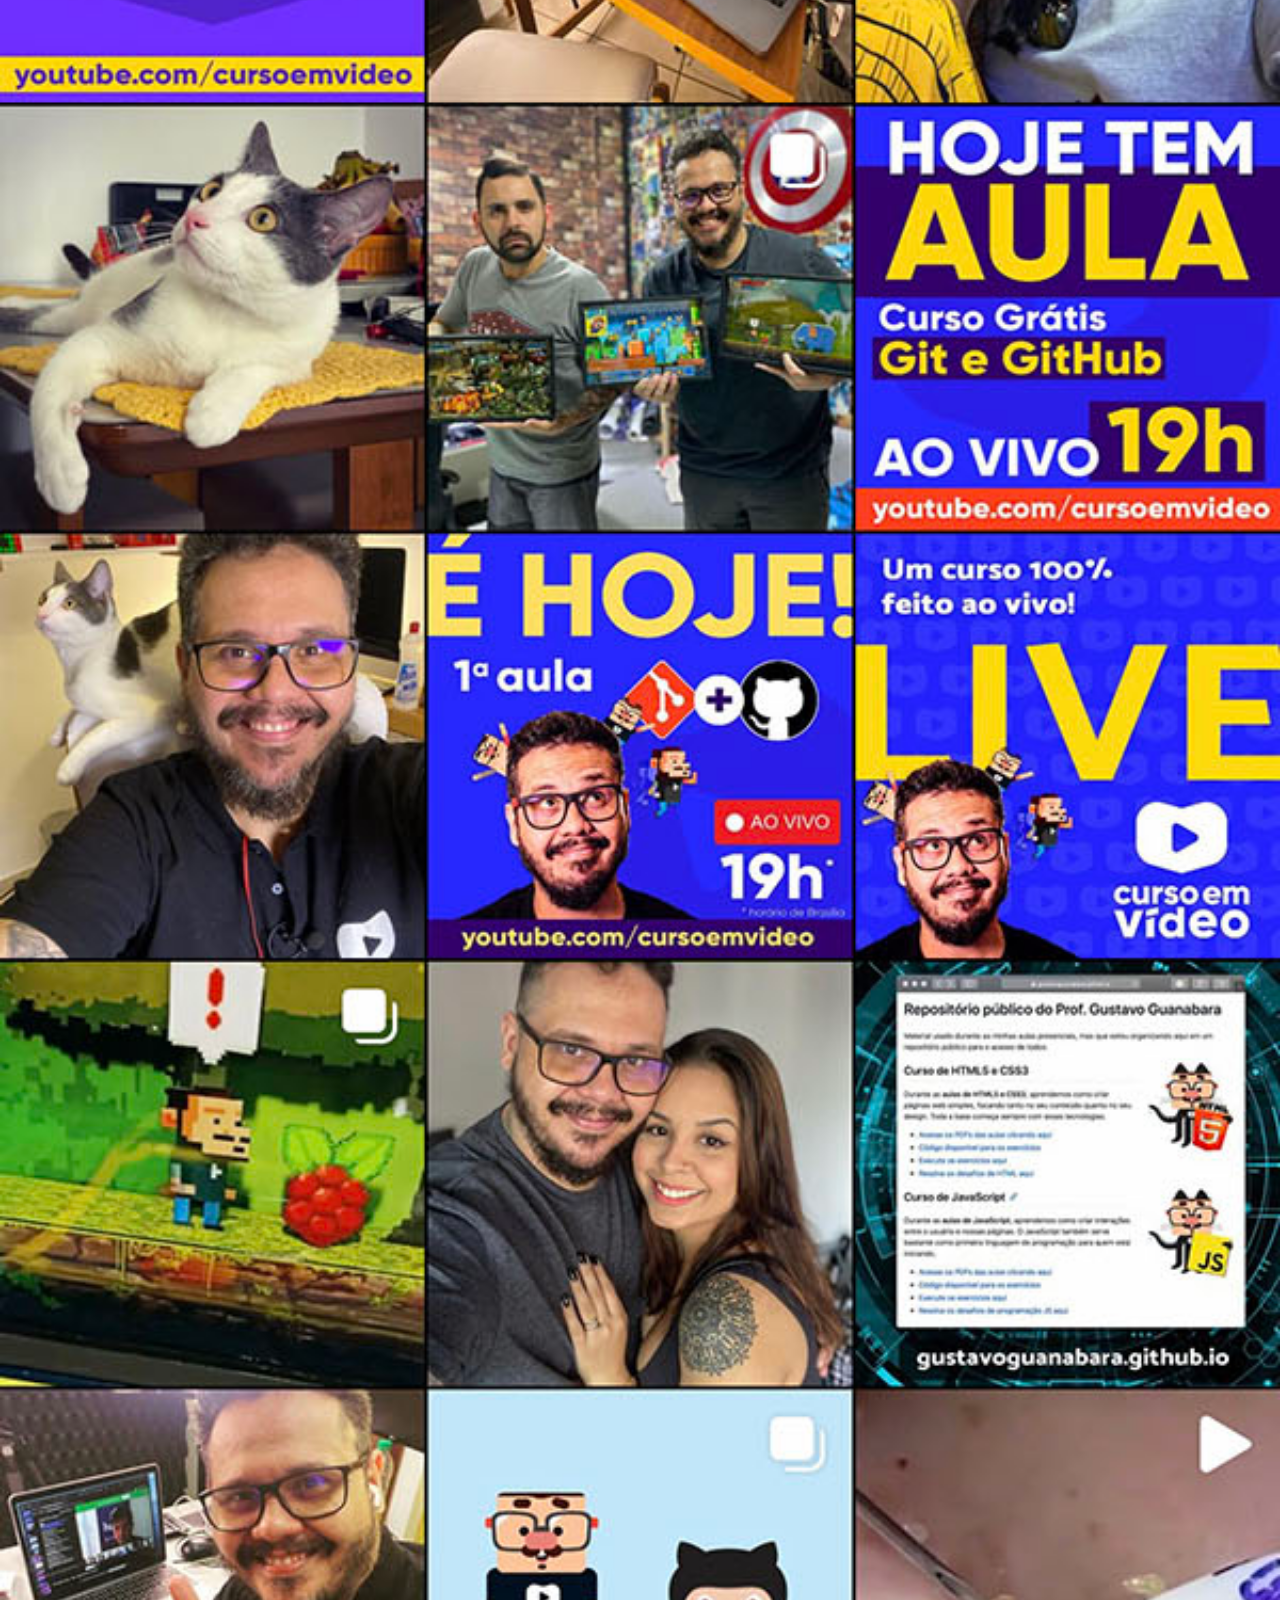
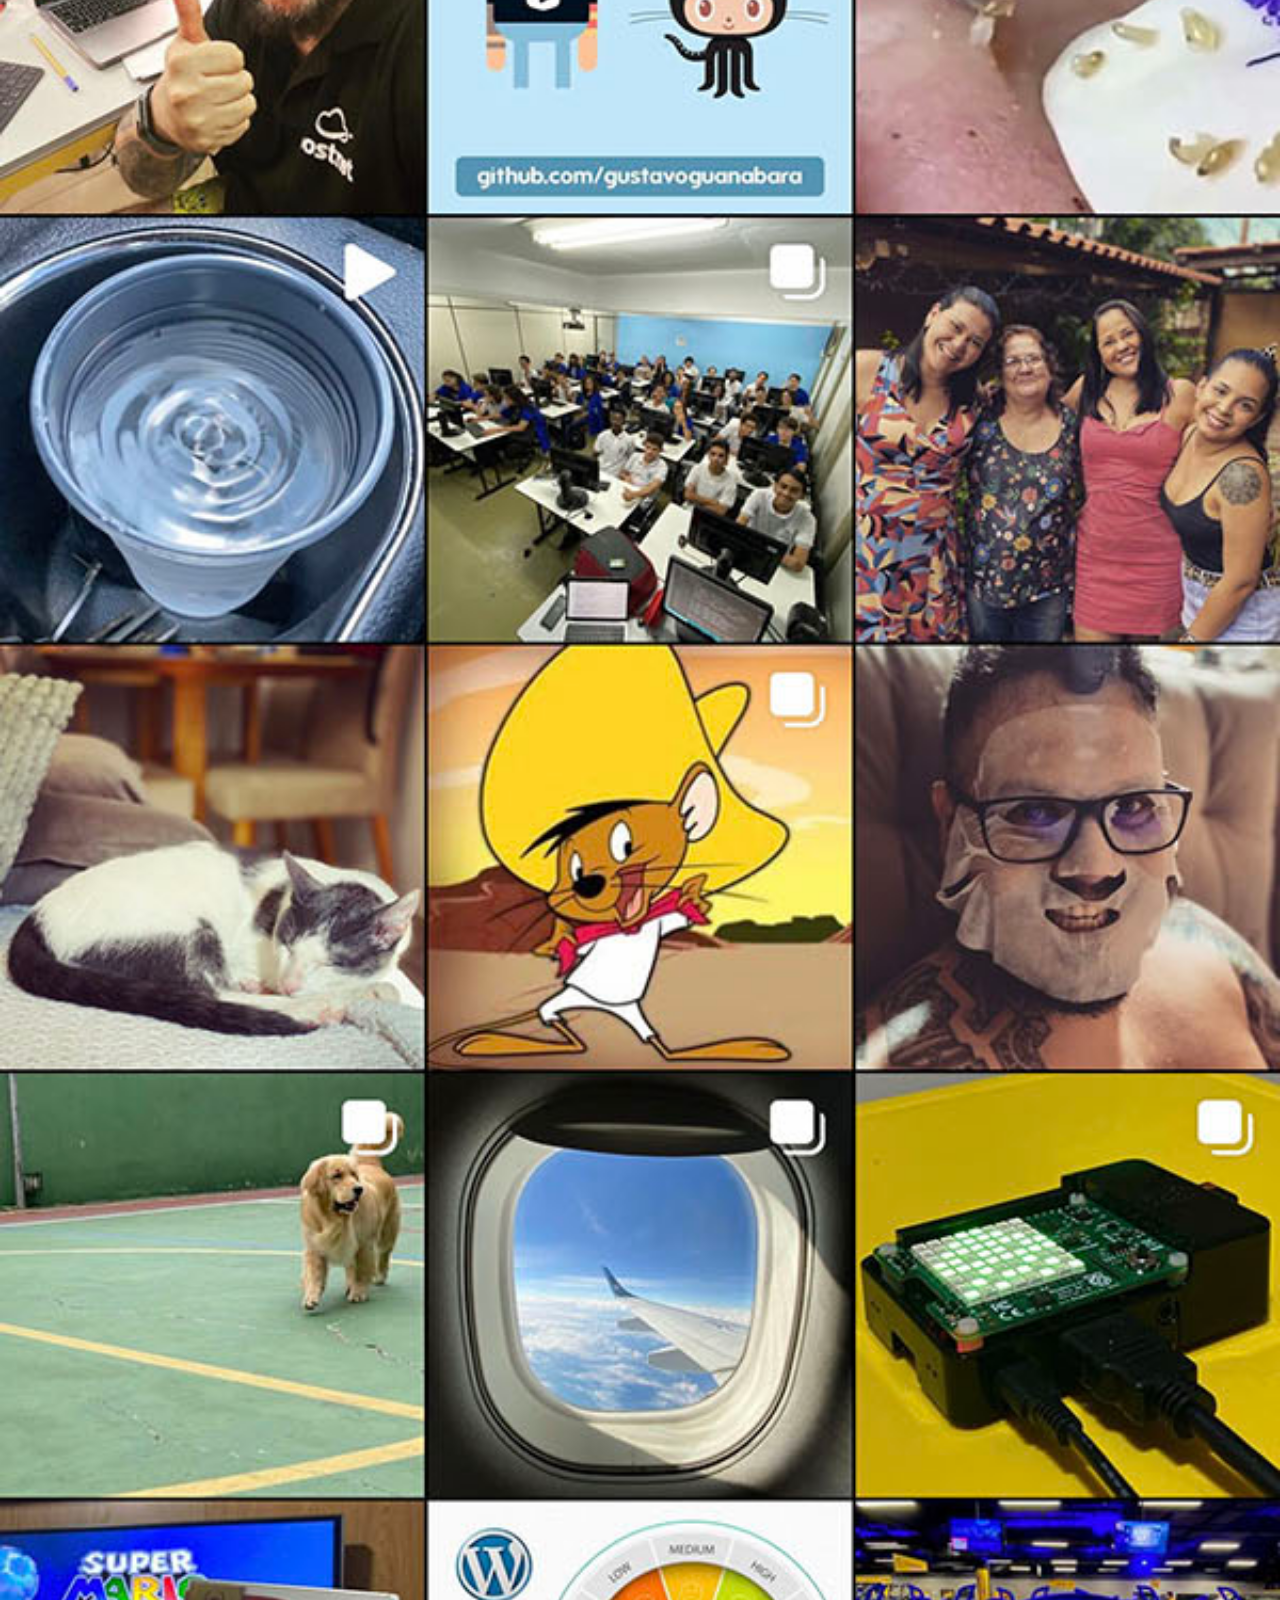
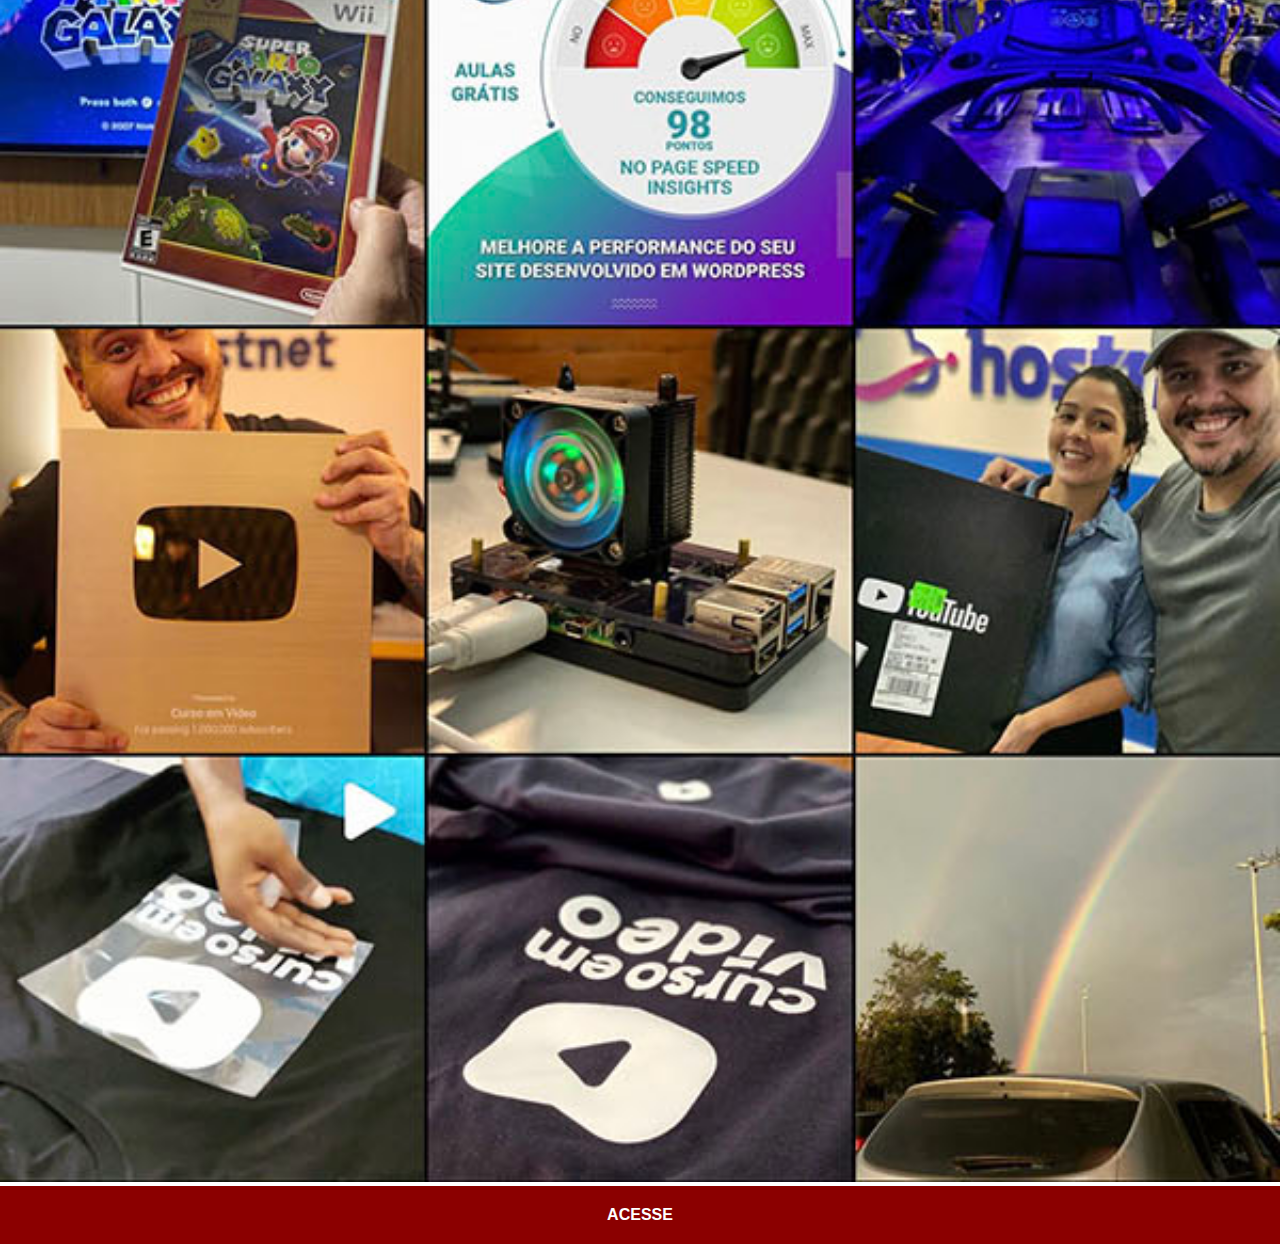
<file: instagram.html>
<!DOCTYPE html>
<html lang="pt-br">
<head>
    <meta charset="UTF-8">
    <meta http-equiv="X-UA-Compatible" content="IE=edge">
    <meta name="viewport" content="width=device-width, initial-scale=1.0">
    <title>Instagram</title>
    <link rel="stylesheet" href="estilos/social.css">
</head>
<body>
    <img src="imagens/tela-instagram.jpg" alt="GitHub">
    <a href="https://Instagram.com/gustavoguanabara/" target="_blank">ACESSE</a>
</body>
</html>
</file>
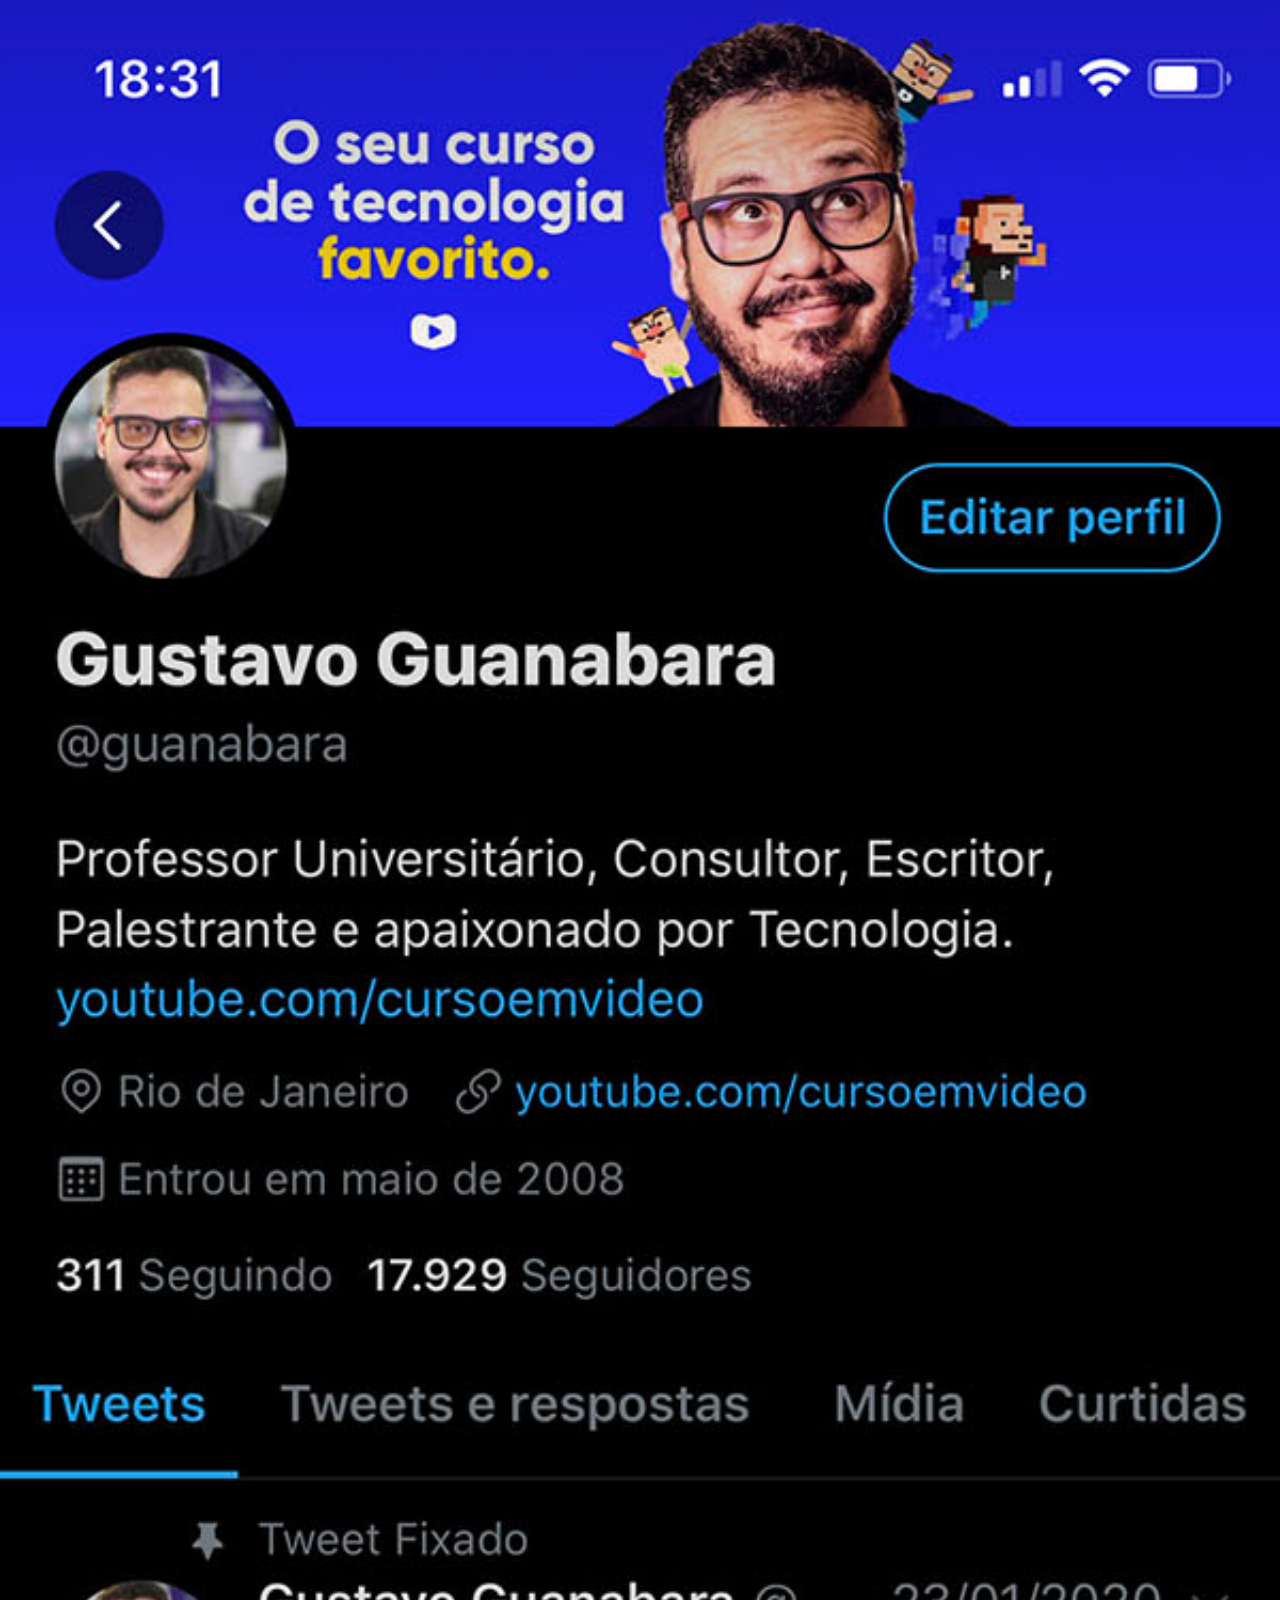
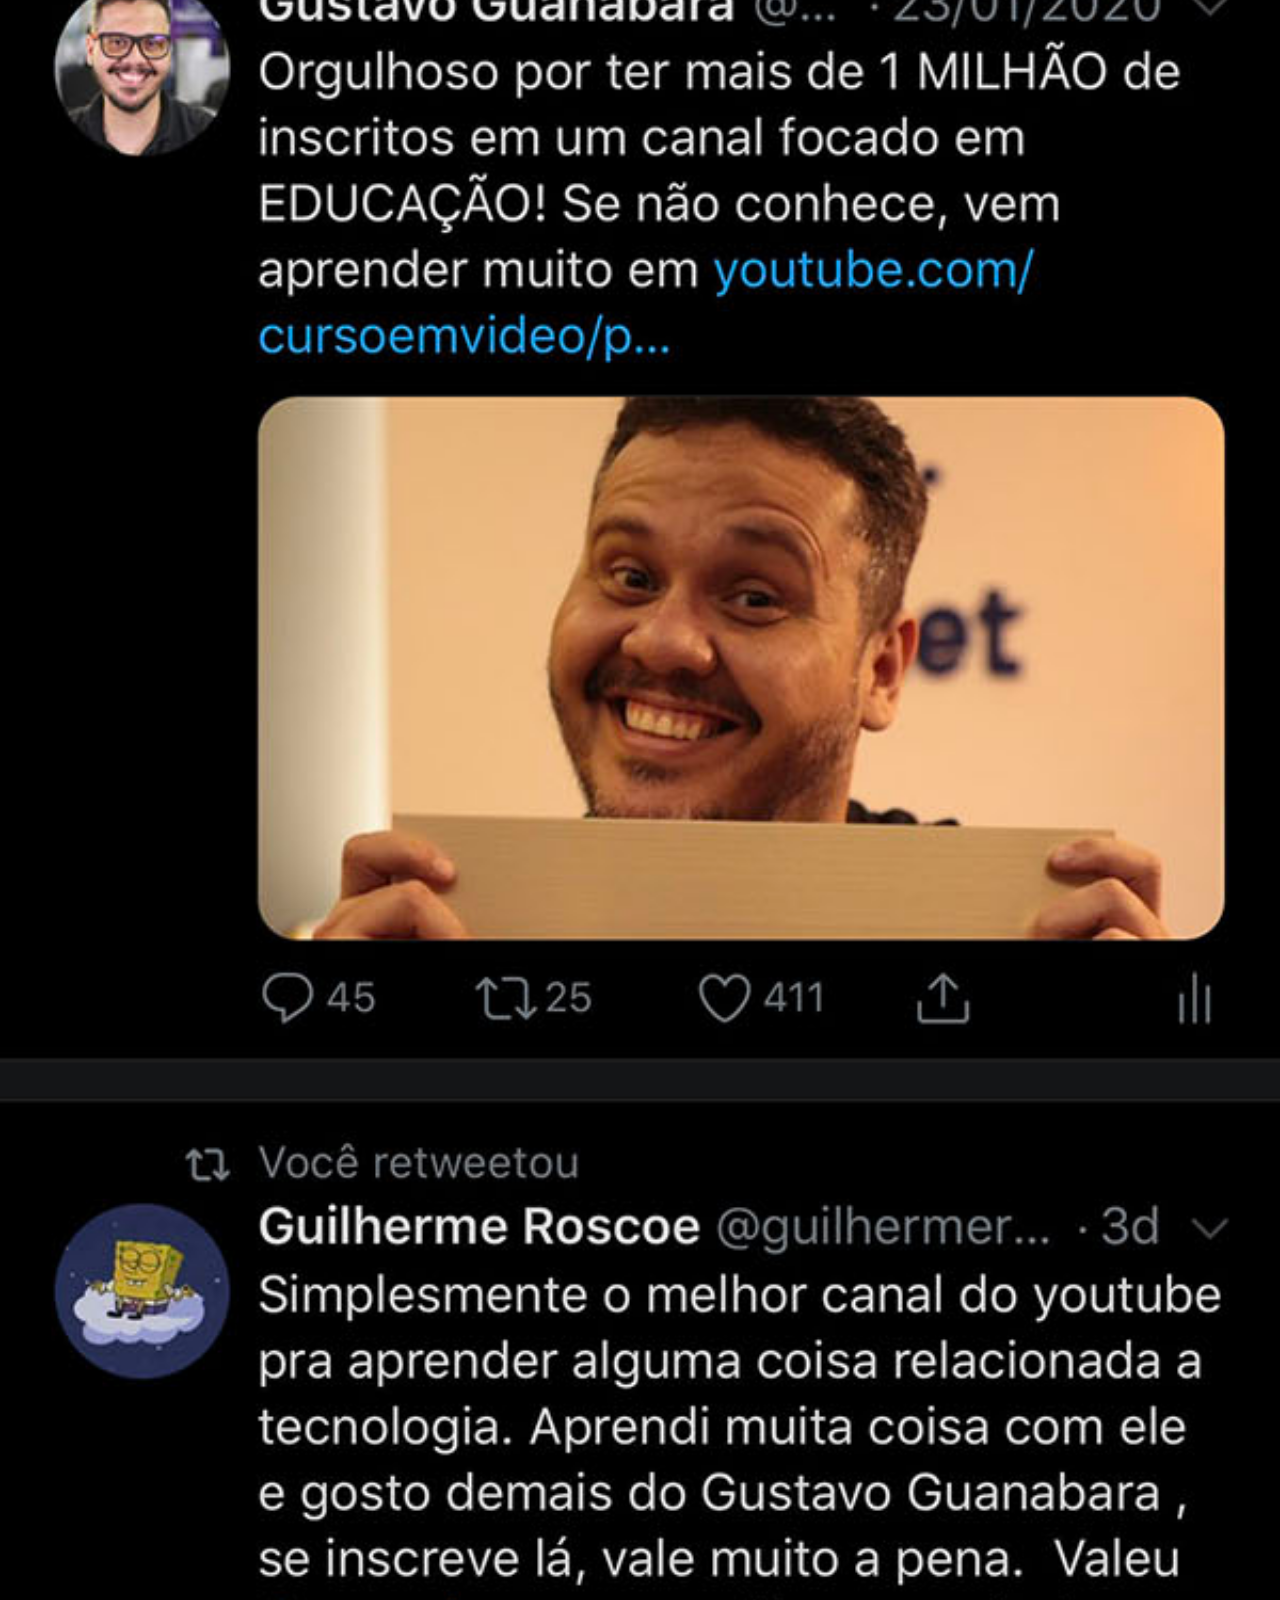
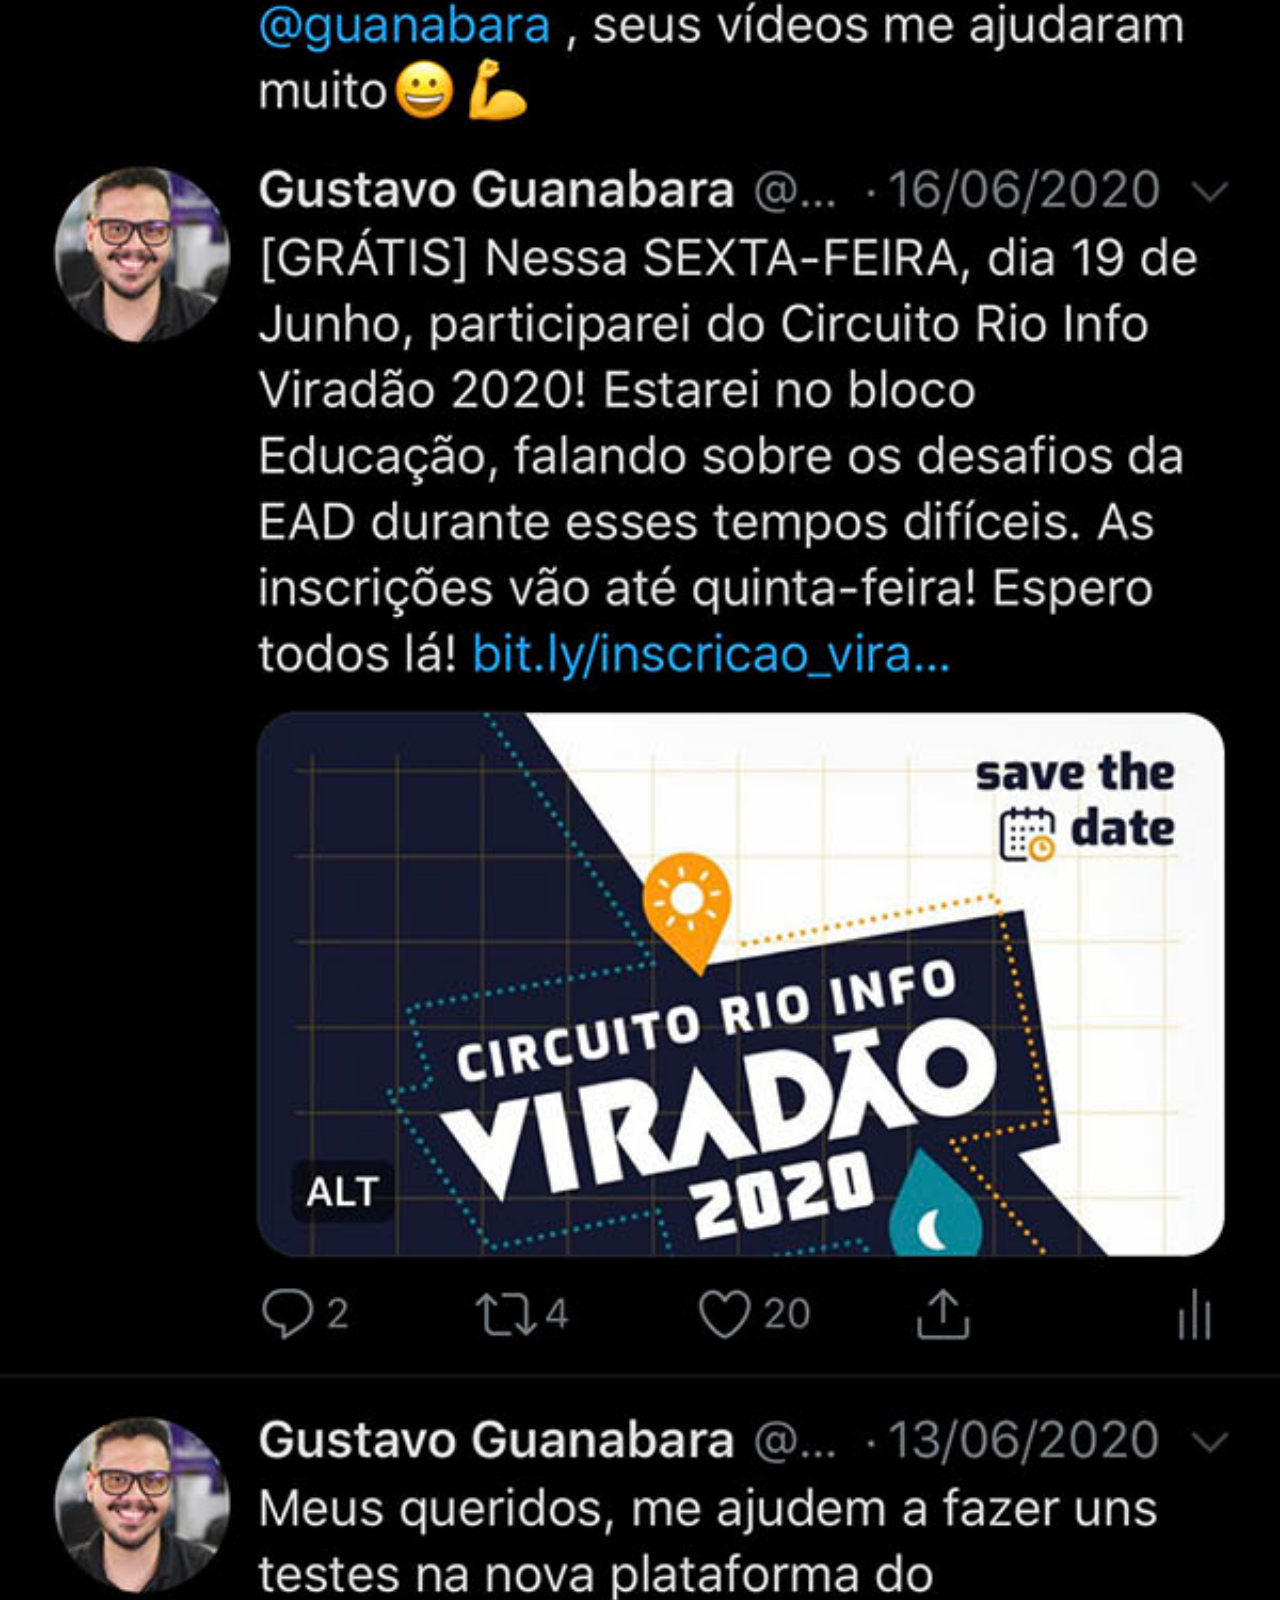
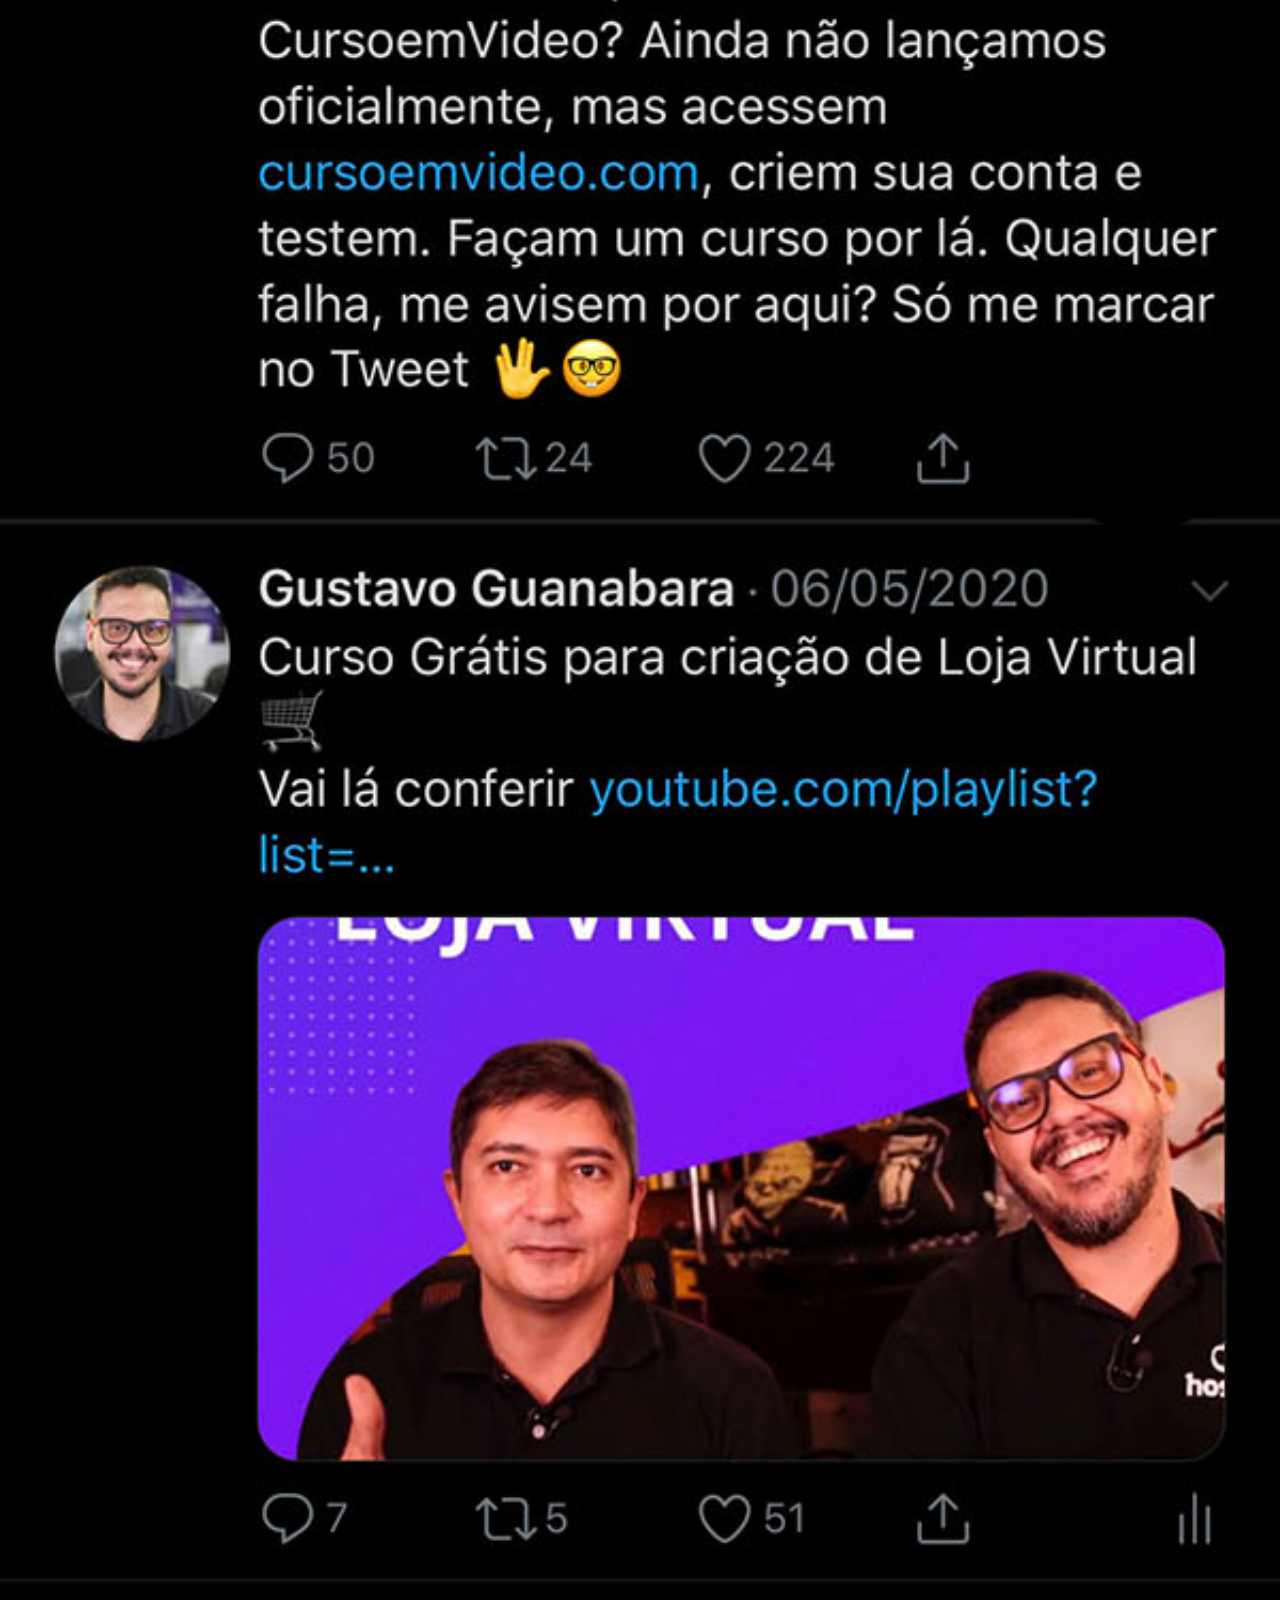
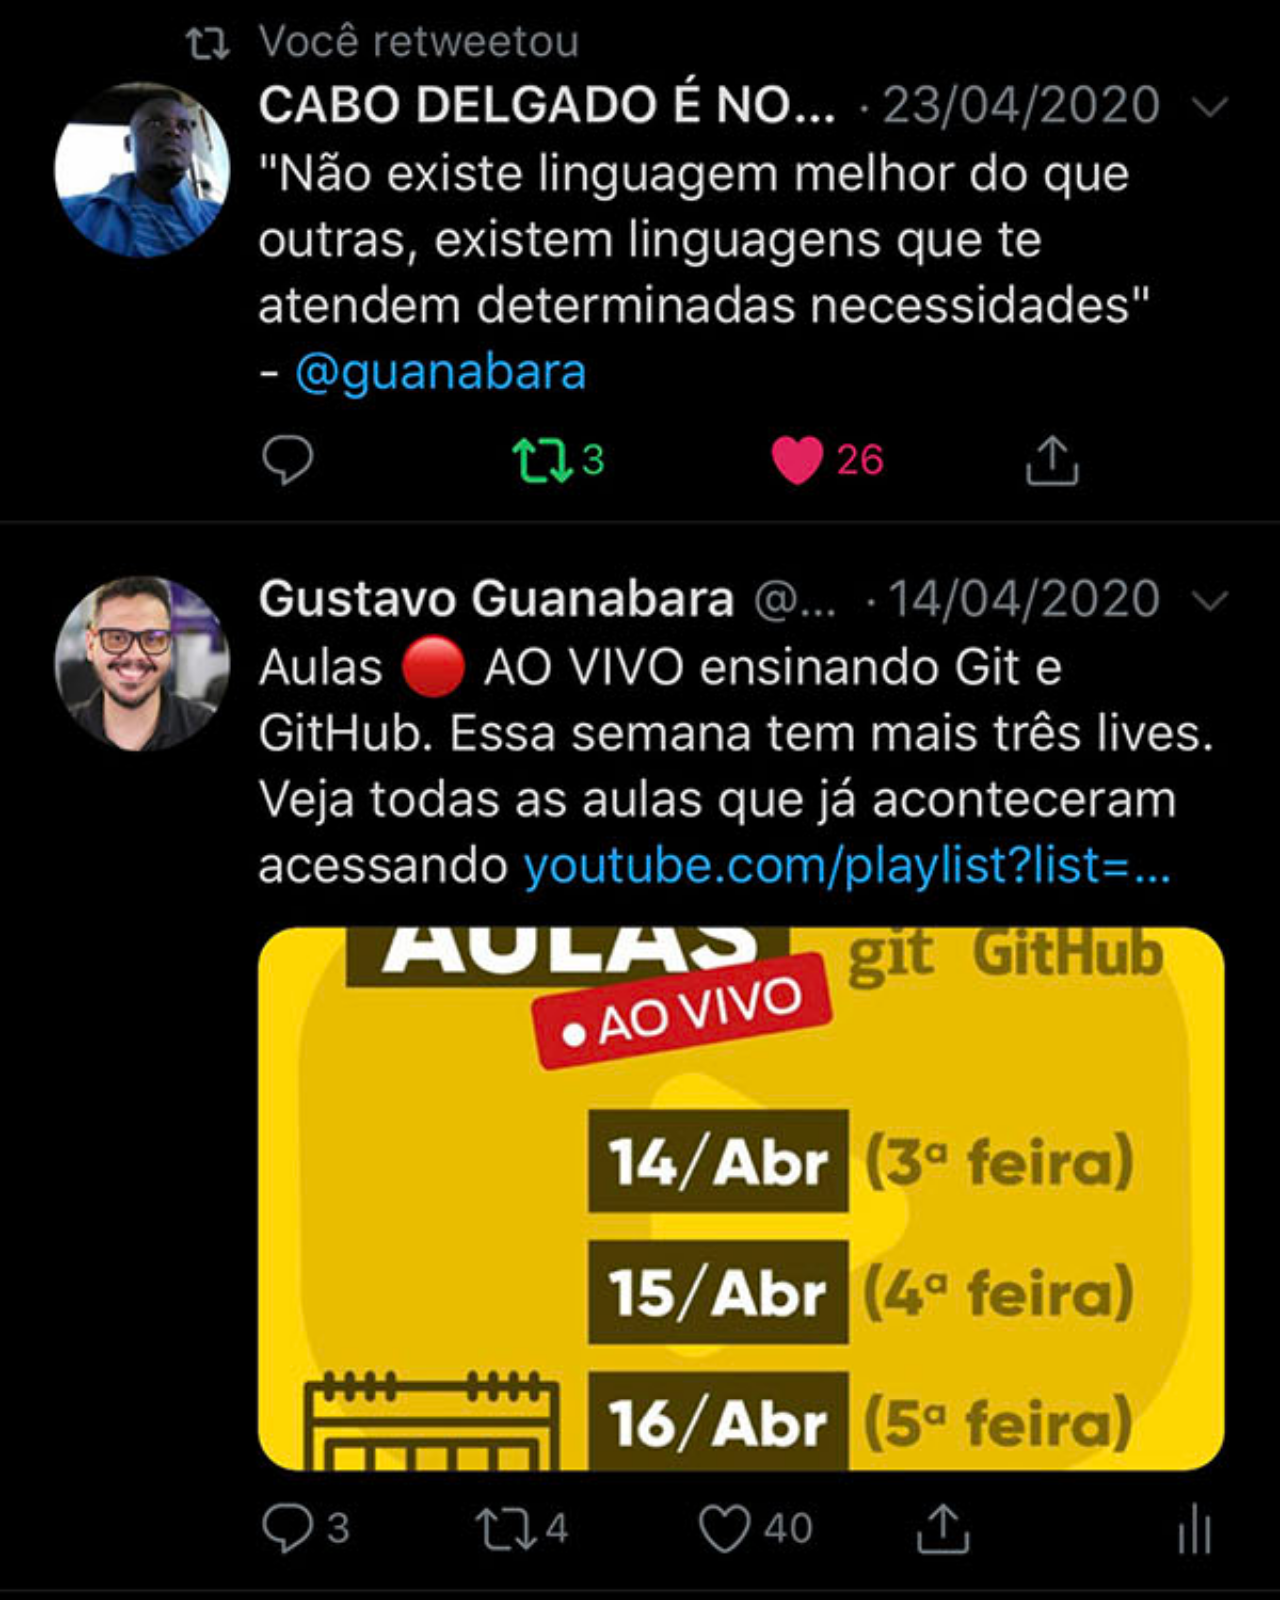
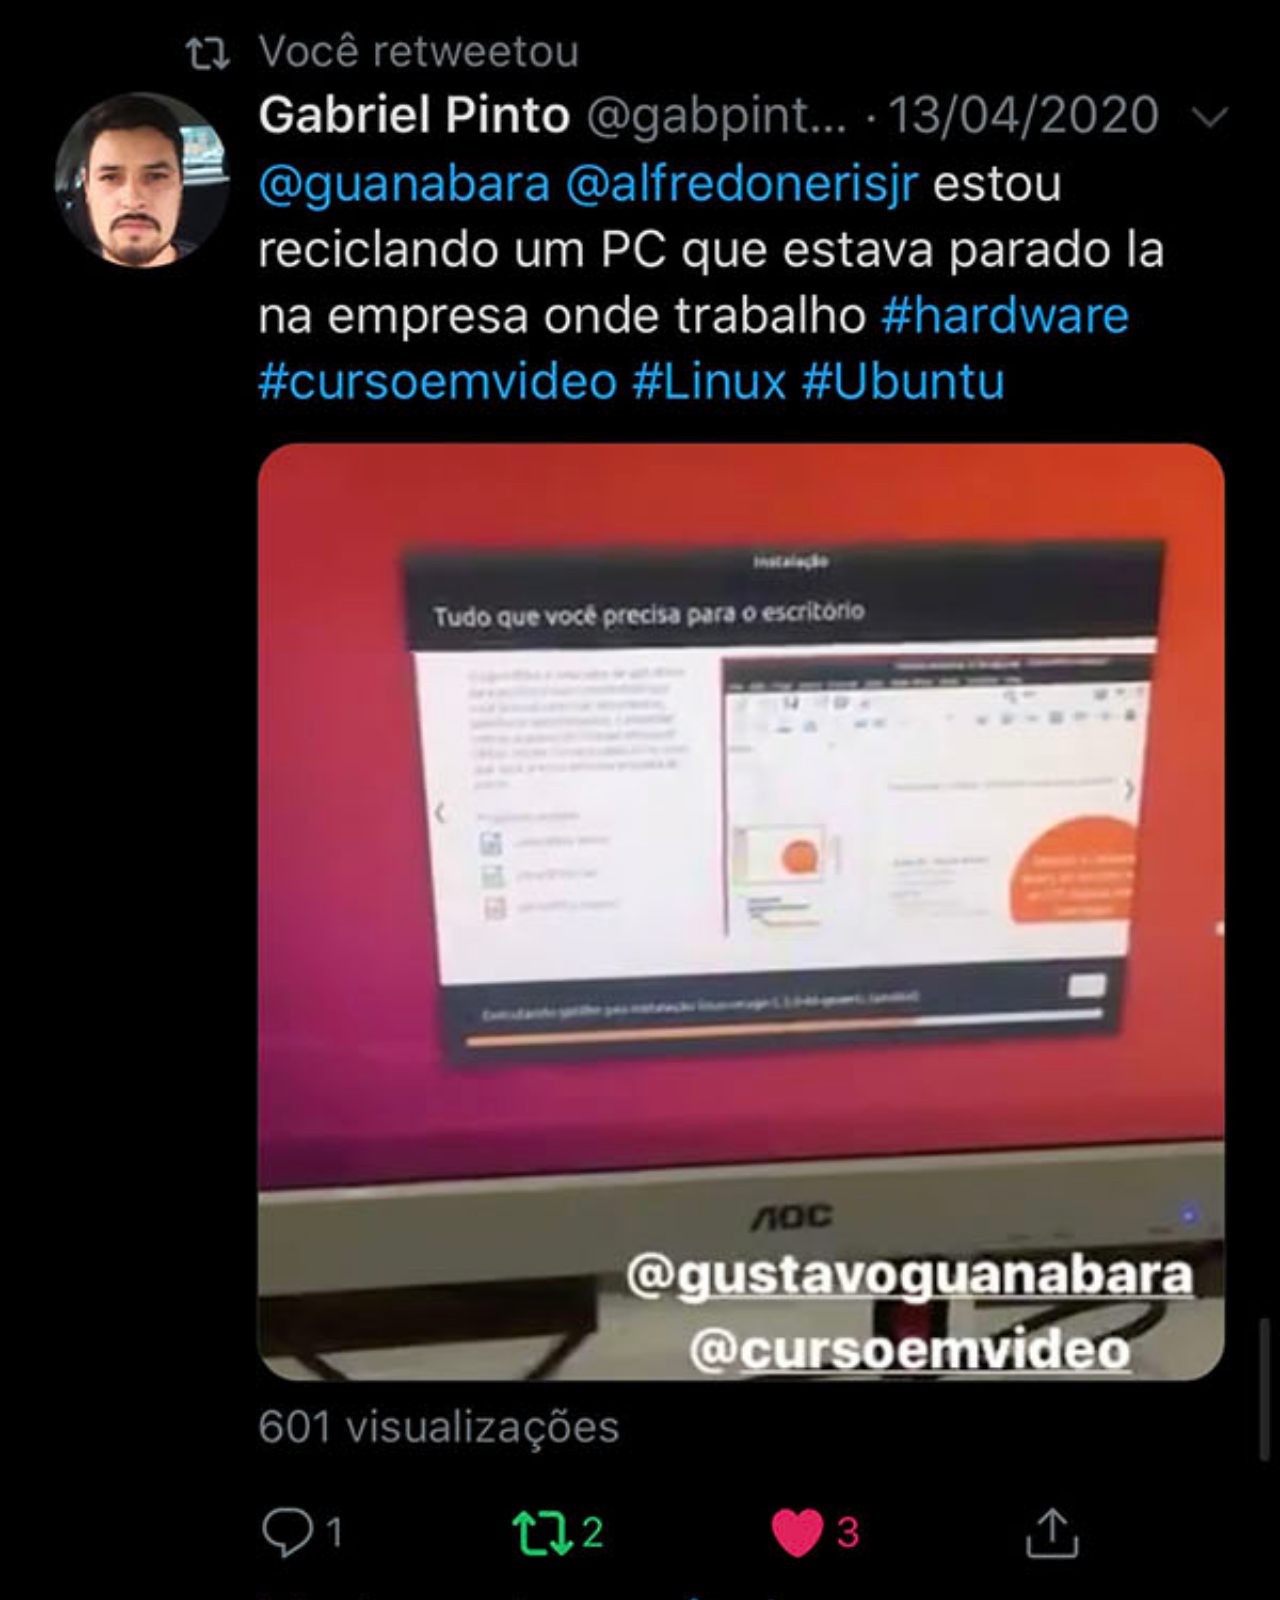
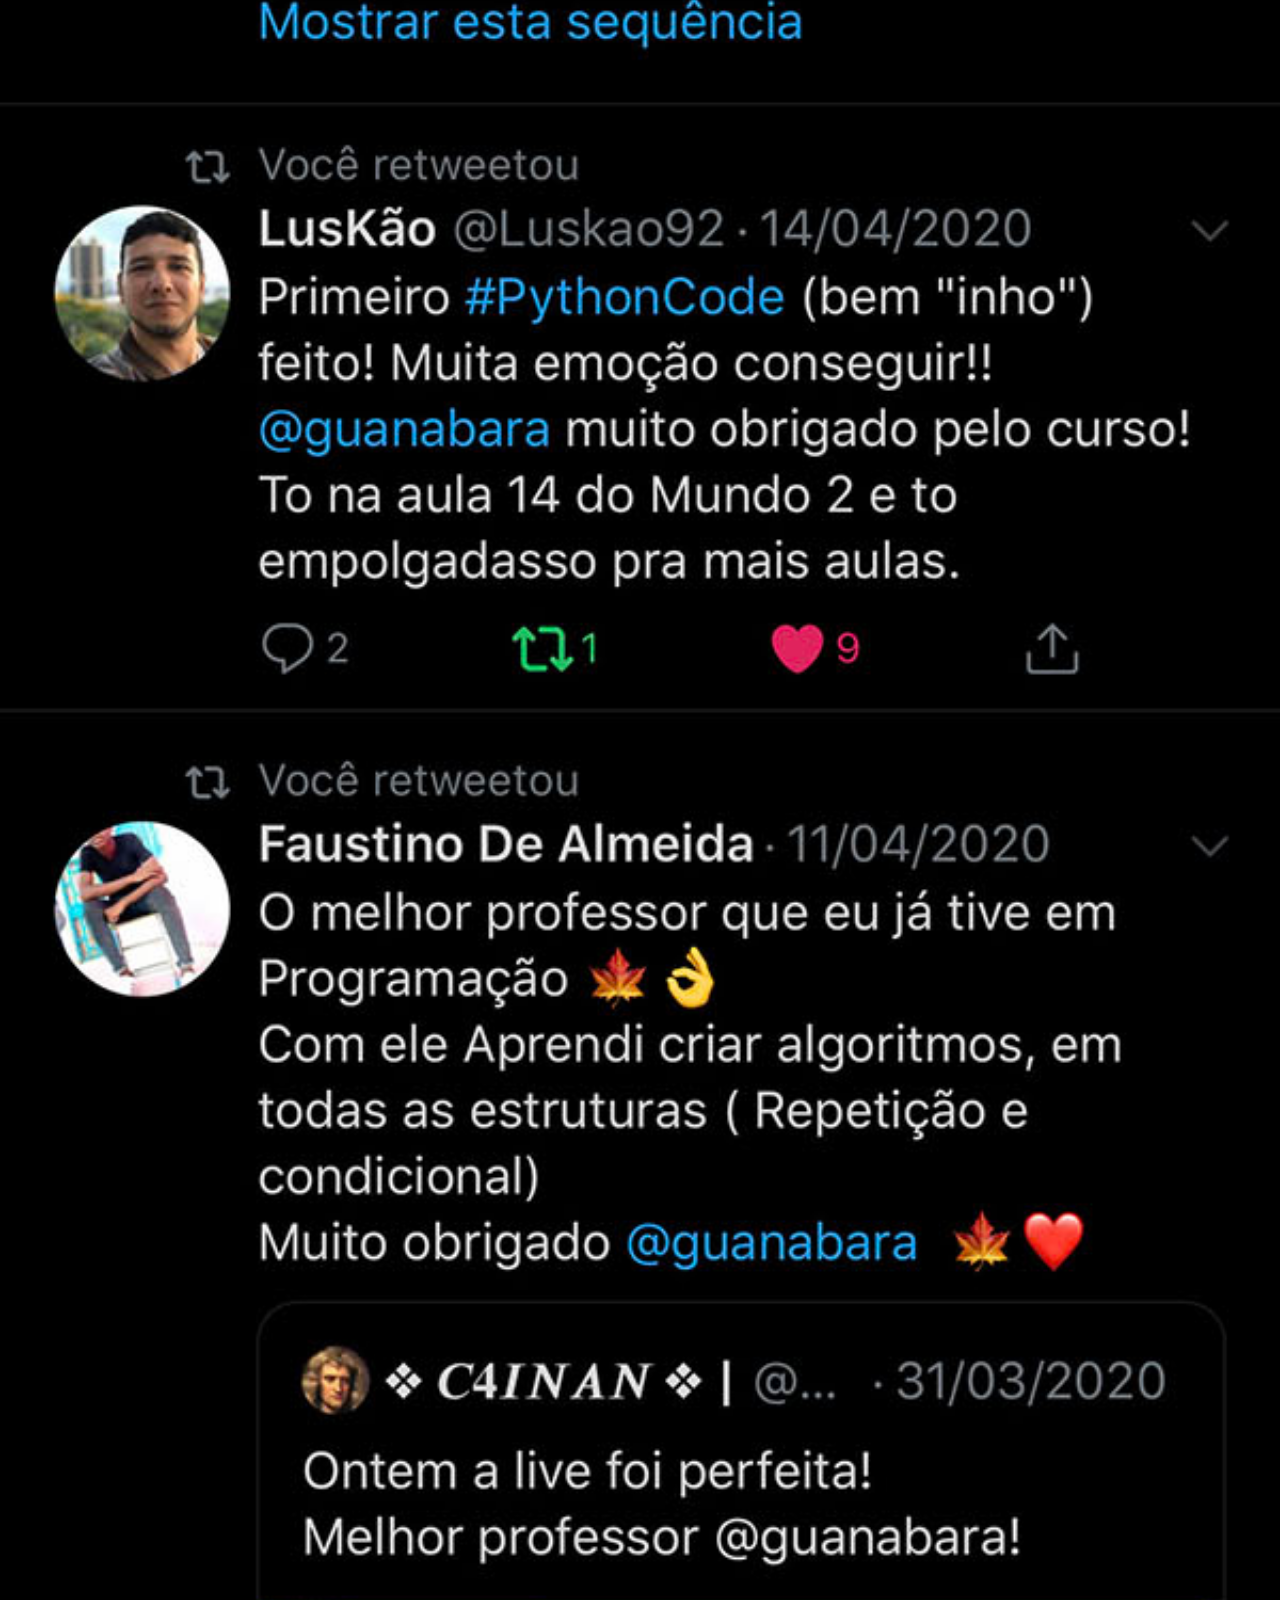
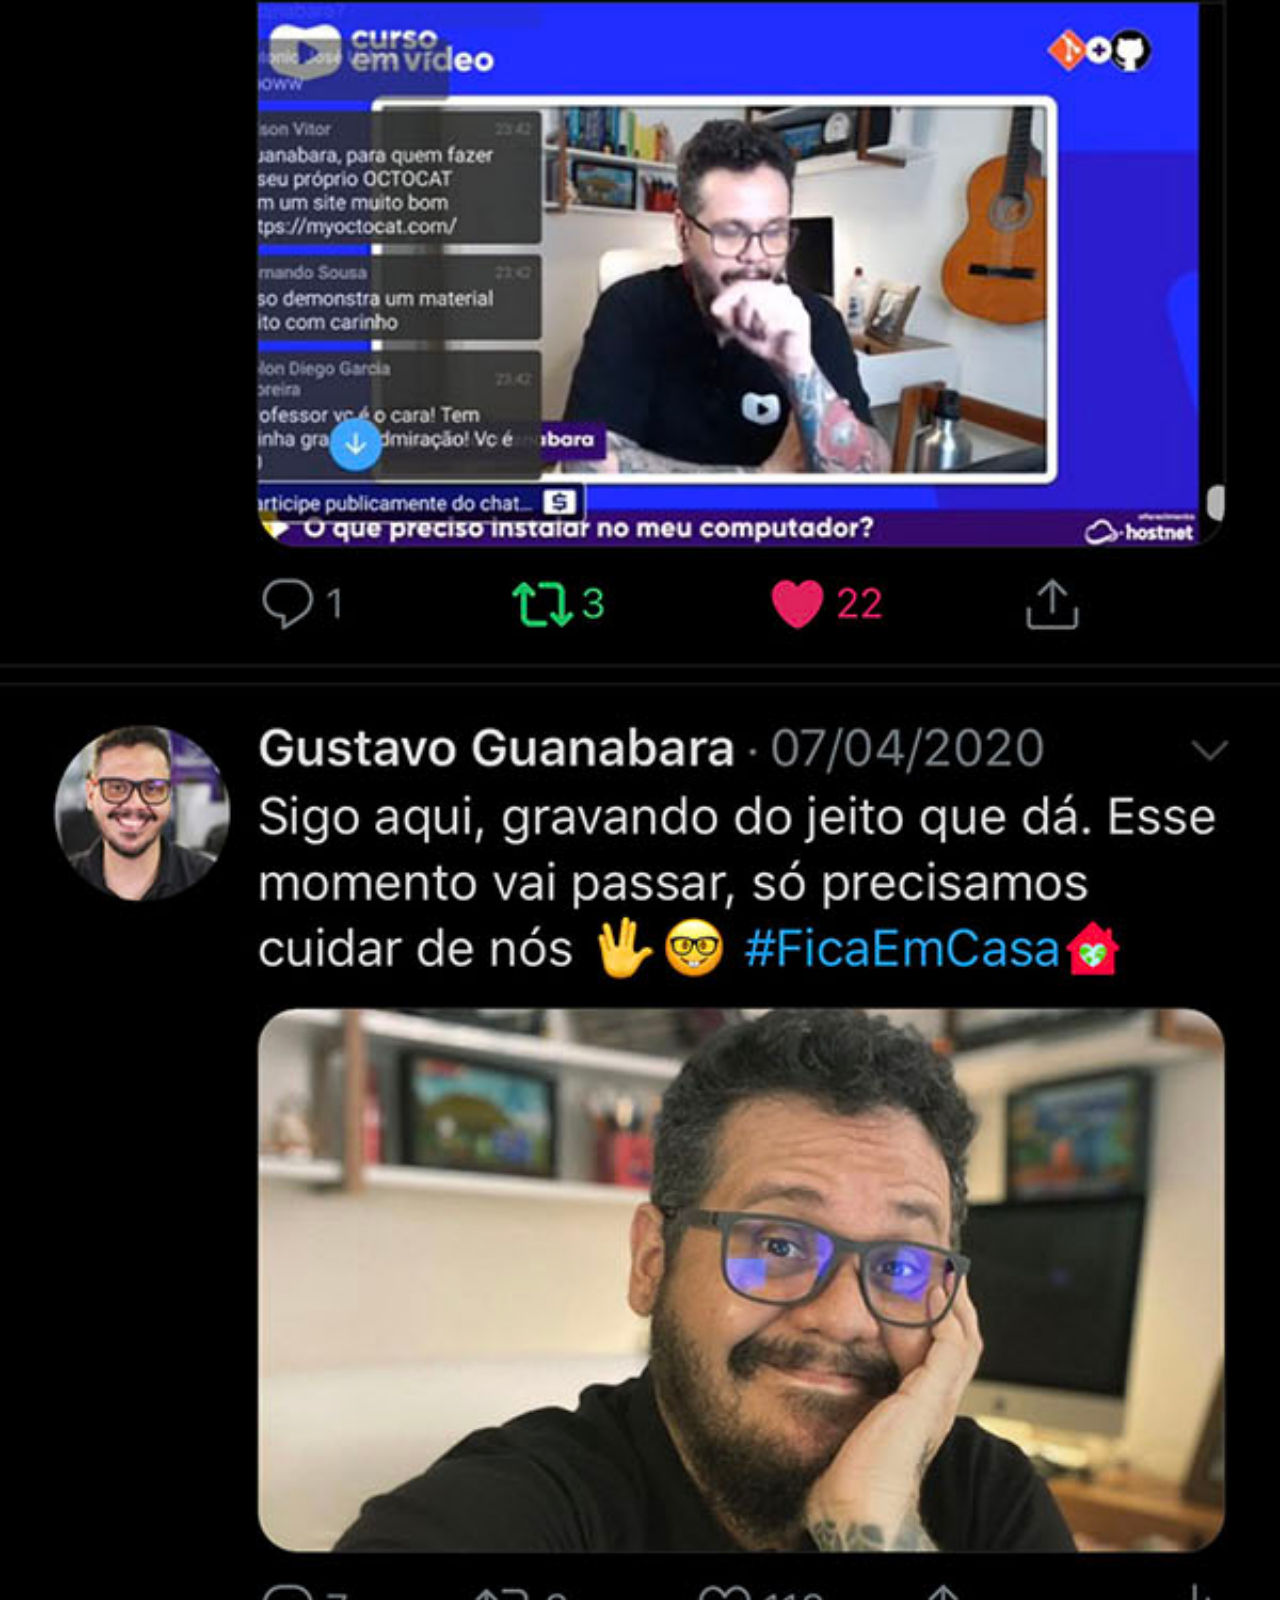
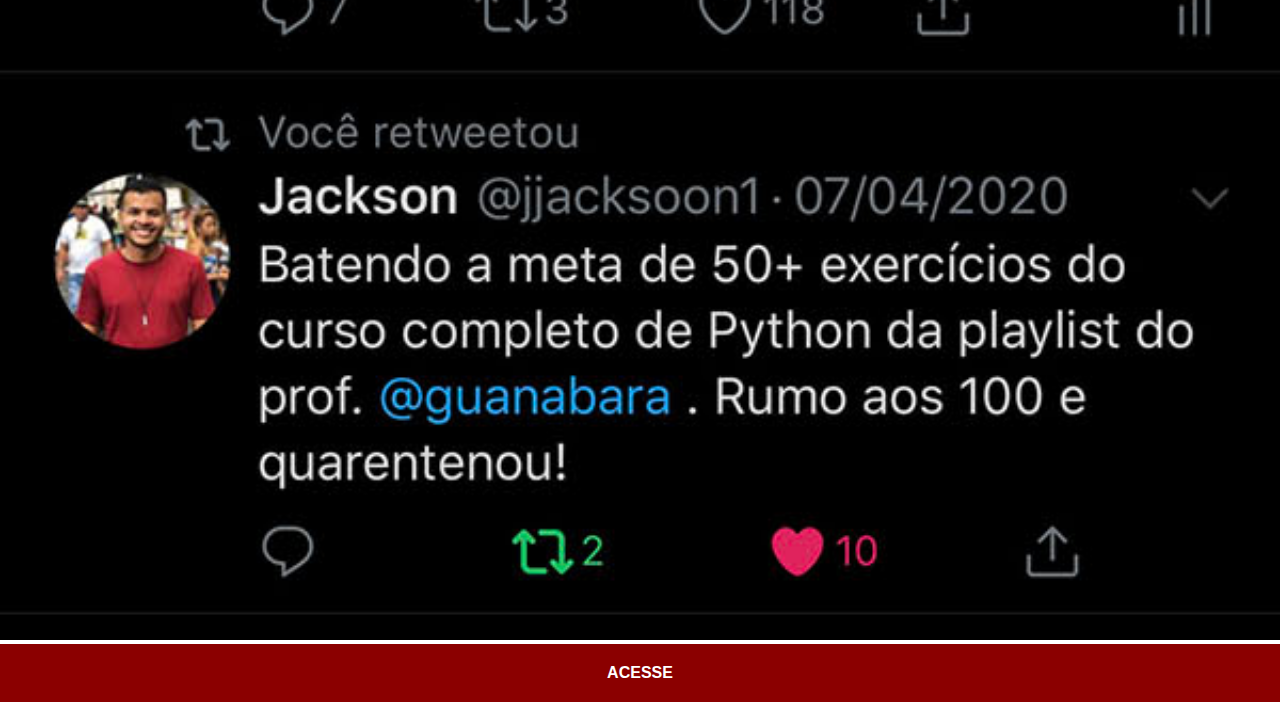
<file: twitter.html>
<!DOCTYPE html>
<html lang="pt-br">
<head>
    <meta charset="UTF-8">
    <meta http-equiv="X-UA-Compatible" content="IE=edge">
    <meta name="viewport" content="width=device-width, initial-scale=1.0">
    <title>Twitter</title>
    <link rel="stylesheet" href="estilos/social.css">
</head>
<body>
    <img src="imagens/tela-twitter.jpg" alt="GitHub">
    <a href="https://twitter.com/guanabara/" target="_blank">ACESSE</a>
</body>
</html>
</file>
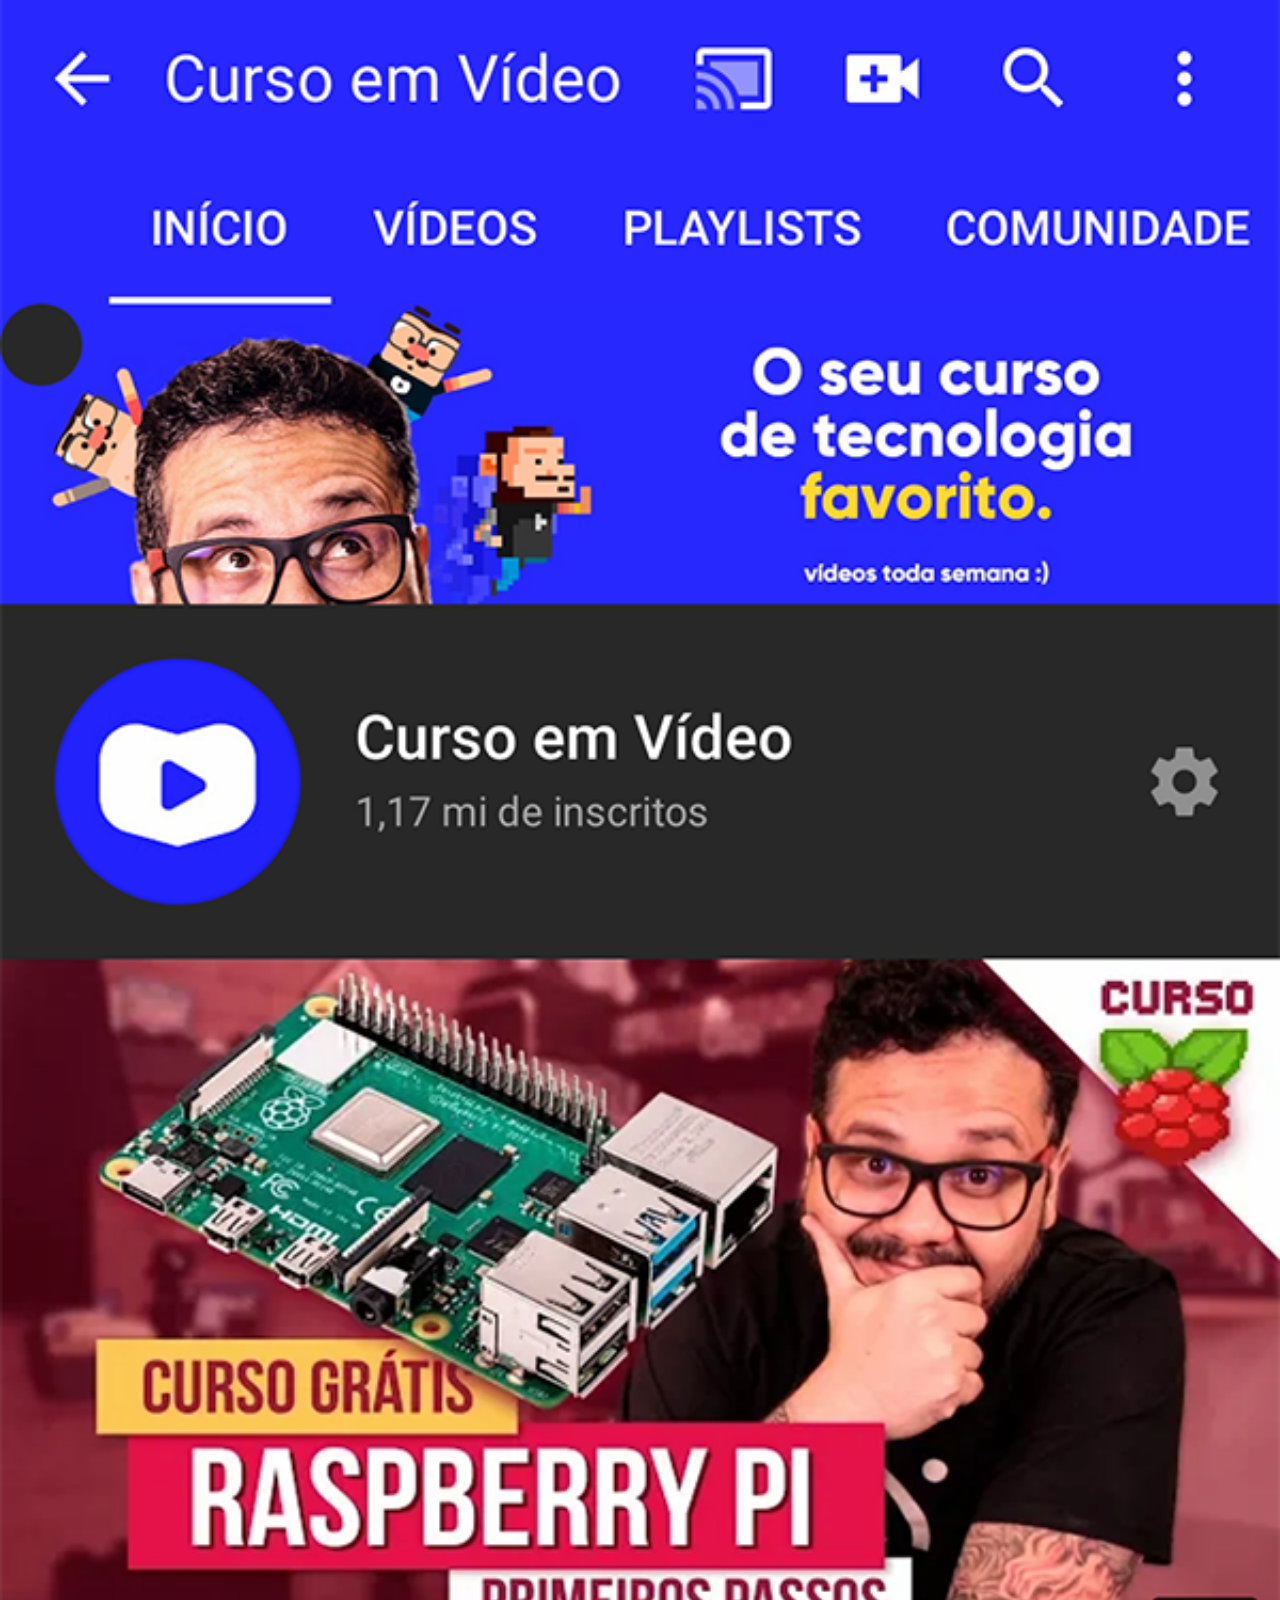
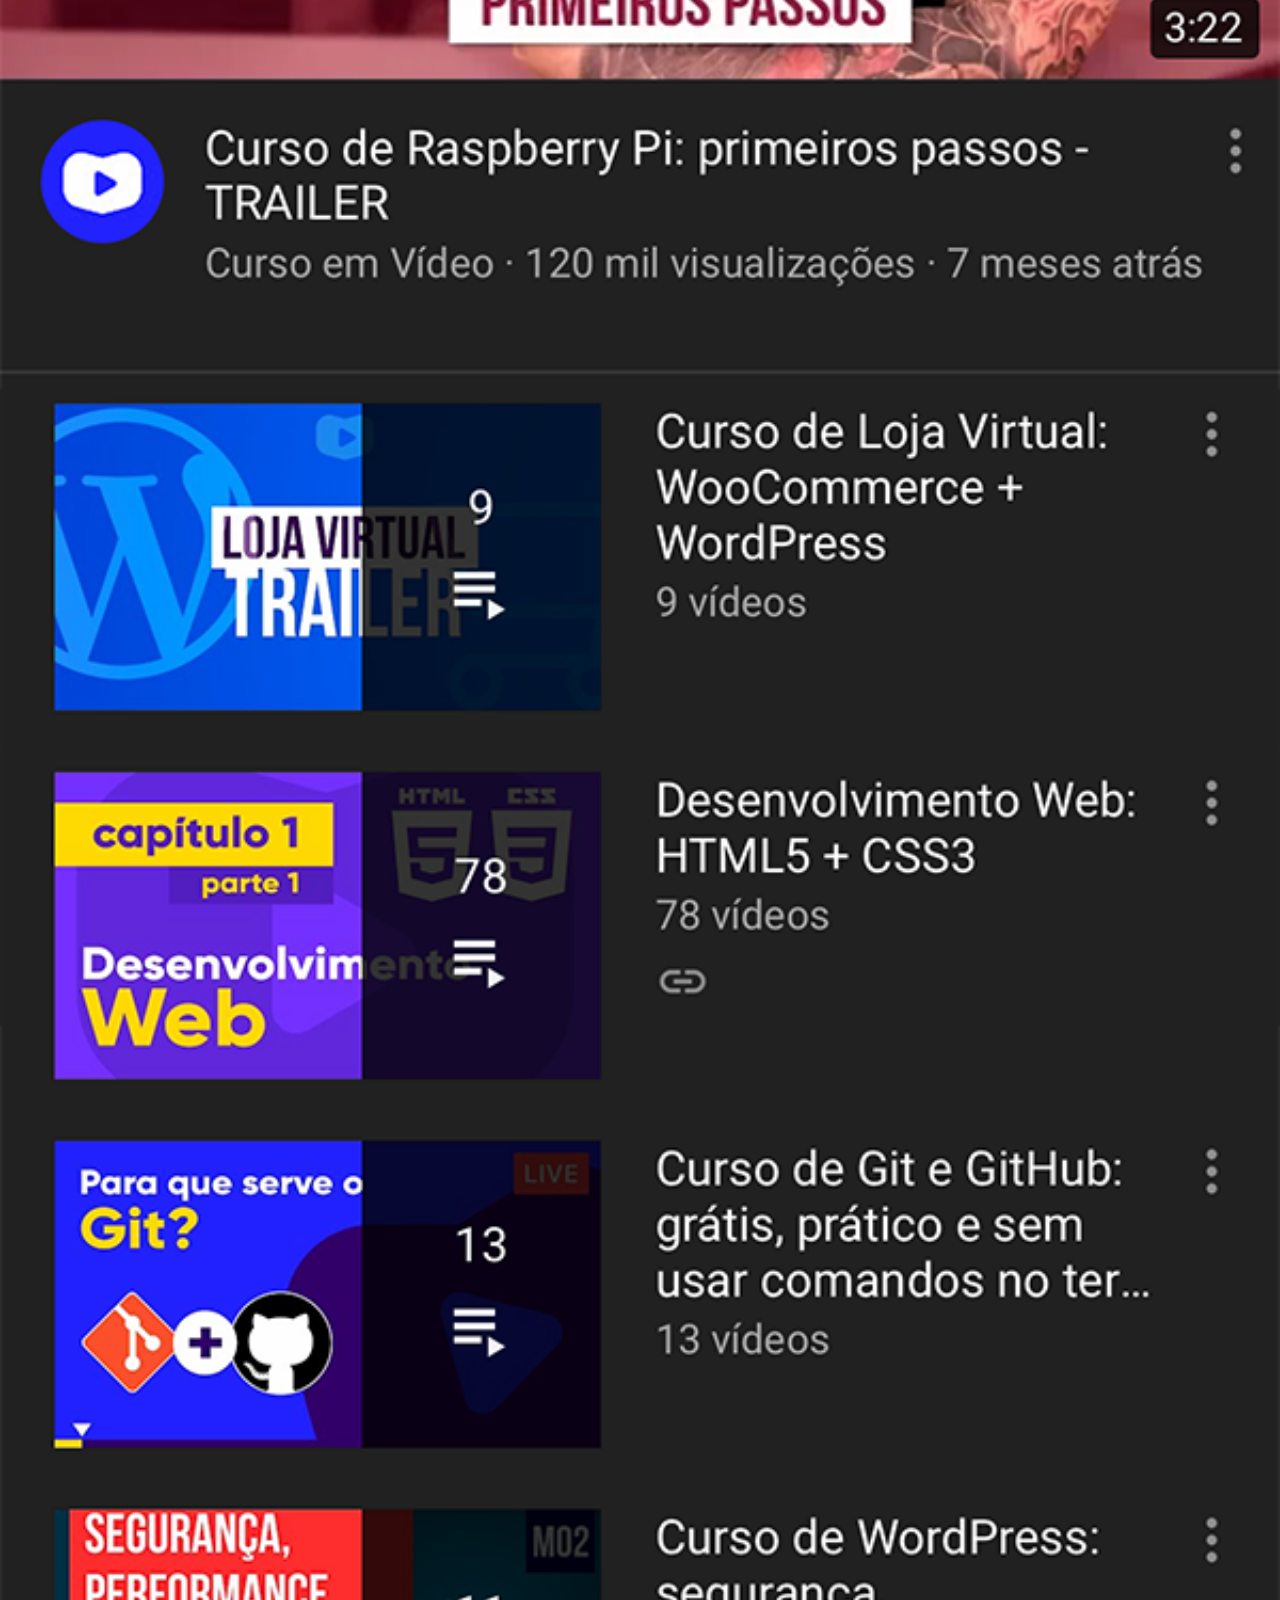
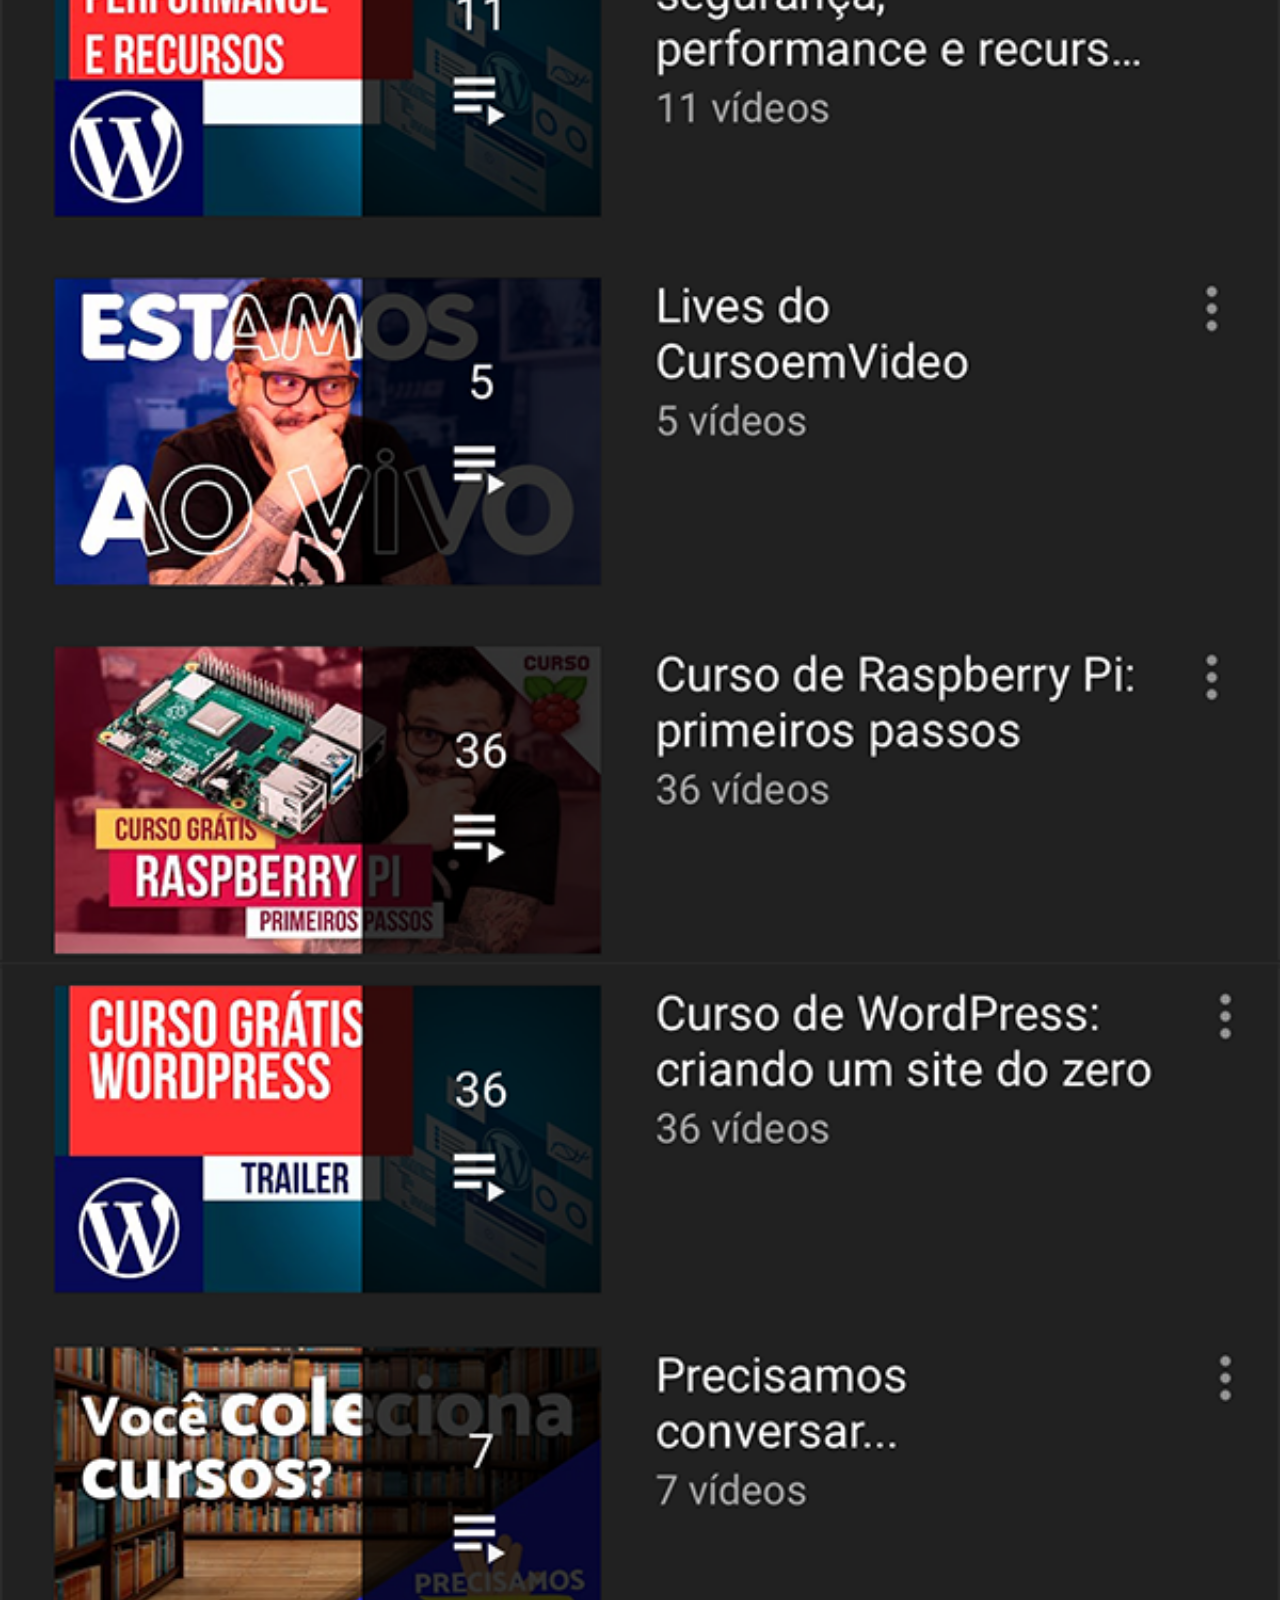
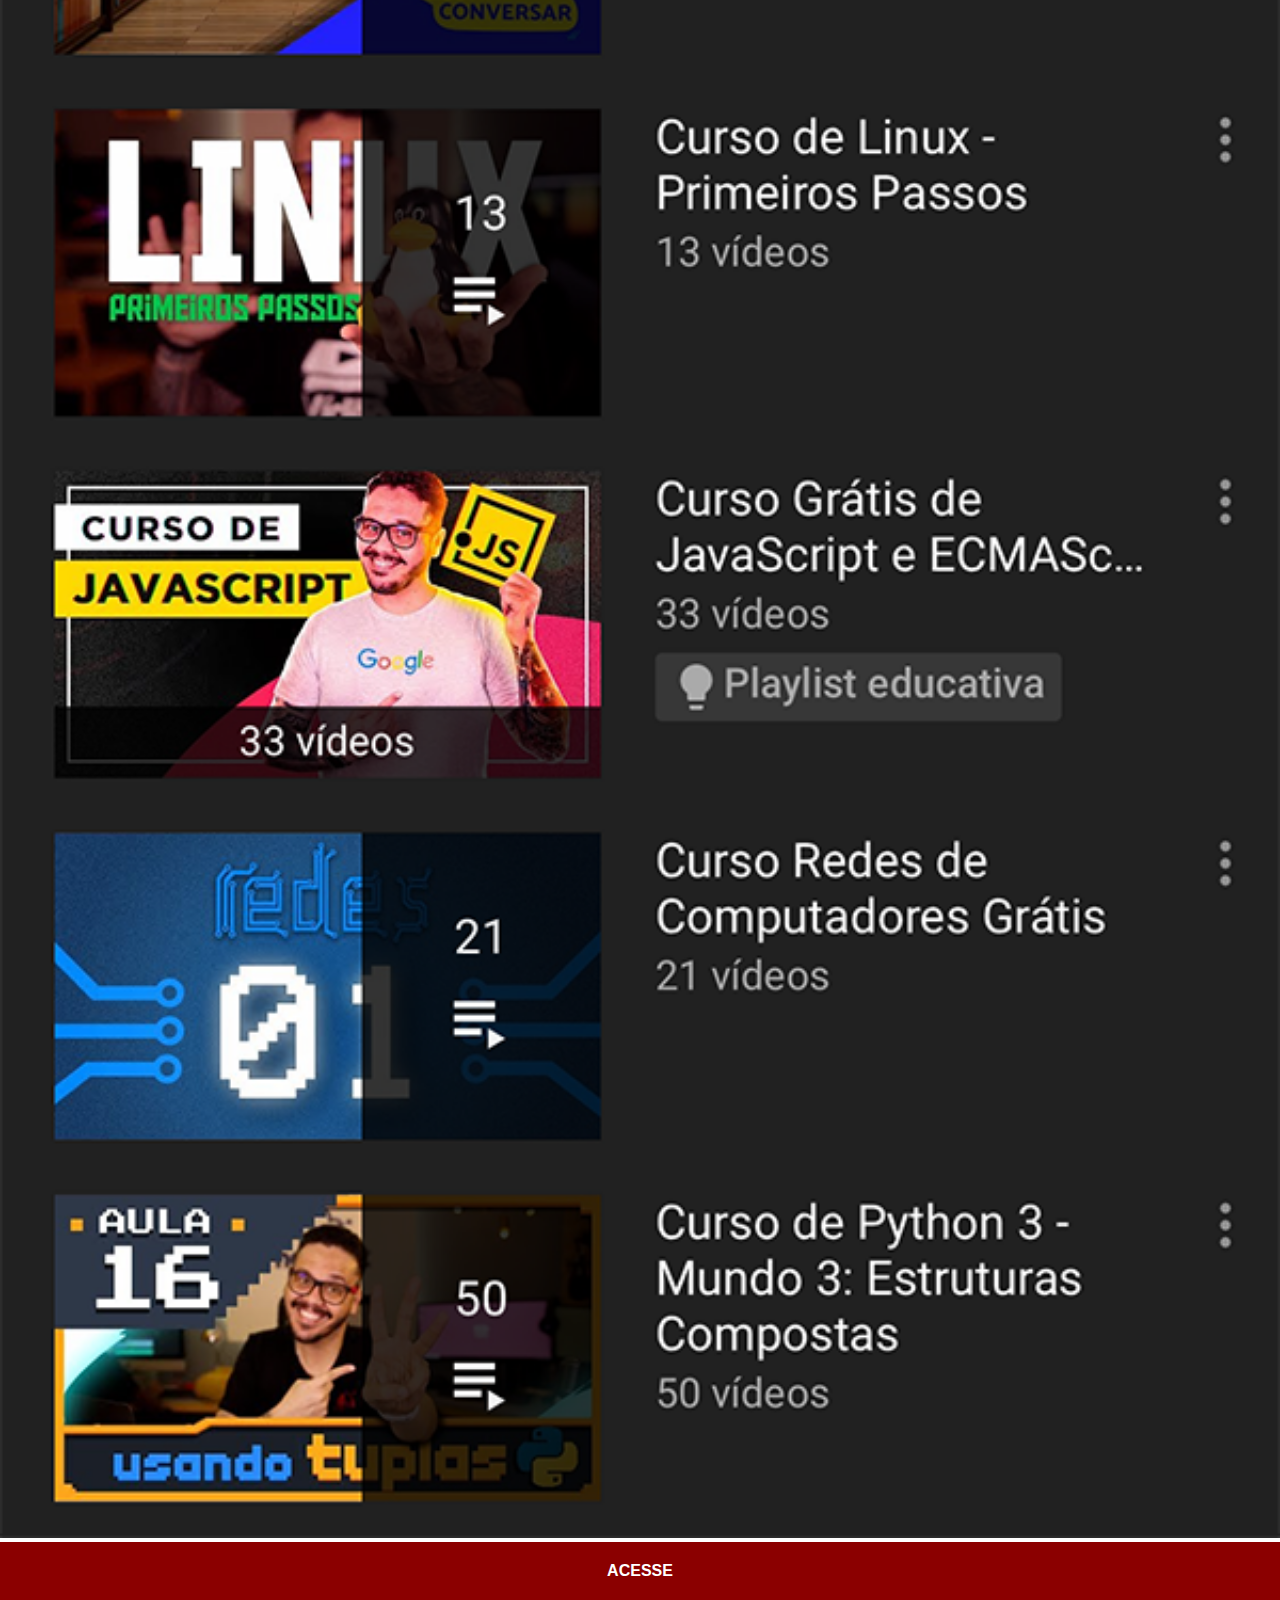
<file: youtube.html>
<!DOCTYPE html>
<html lang="pt-br">
<head>
    <meta charset="UTF-8">
    <meta http-equiv="X-UA-Compatible" content="IE=edge">
    <meta name="viewport" content="width=device-width, initial-scale=1.0">
    <title>YouTube</title>
    <link rel="stylesheet" href="estilos/social.css">
</head>
<body>
    <img src="imagens/tela-youtube.png" alt="Youtube">
    <a href="https://www.youtube.com/channel/UCrWvhVmt0Qac3HgsjQK62FQ" target="_blank">ACESSE</a>
</body>
</html>
</file>
<file: estilos/style.css>
@charset "UTF-8";
*{
    margin: 0px;
    padding: 0px;
    font-family: Arial, Helvetica, sans-serif;
}
html,body{
    height: 100vh;
    width: 100vw;
    background-color: black;
}
body{
    background: url('../imagens/fundo-madeira.jpg') no-repeat top center;
    background-size: cover;
    background-attachment: fixed;
}
main{
    height: 100vh;
    position: relative;

}
section#tel{
    position: absolute;
    top: 50%;
    left: 50%;
    transform: translate(-50%, -50%);

    height: 627px;
    width: 311px;
    background: url(../imagens/frame-iphone.png) no-repeat;
}
iframe#tela{
    position: relative;
    top: 79px;
    left: 21px;
    width: 269px;
    height: 473px;

}
section#redes{
    text-align: right;
}
section#redes img{
    width: 50px;
    height: 50px;
    margin: 10px;
    border-radius: 50%;
    box-shadow: 2px 2px 5px rgba(0, 0, 0, 0.295);
}
section#redes img:hover{
    border: 2px solid rgba(255, 255, 255, 0.288);
    transform: translate(-3px,-3px);
    box-shadow: 5px 5px 10px rgba(0, 0, 0, 0.295);
    transition: transform 0.1s, border 0.1s;
}
</file>
<file: estilos/social.css>
@charset "UTF-8";

*{
    margin: 0px;
    padding: 0px;
    font-family: Arial, Helvetica, sans-serif;
}

::-webkit-scrollbar{
    width: 0px;
    height: 0px;
}
img{
    width: 100vw;
}
a{
    color: white;
    display: block;
    background-color: darkred;
    padding: 20px;
    text-align: center;
    font-weight: bolder;
    text-decoration: none;
}
a:hover{
    background-color: red;
}
</file>
